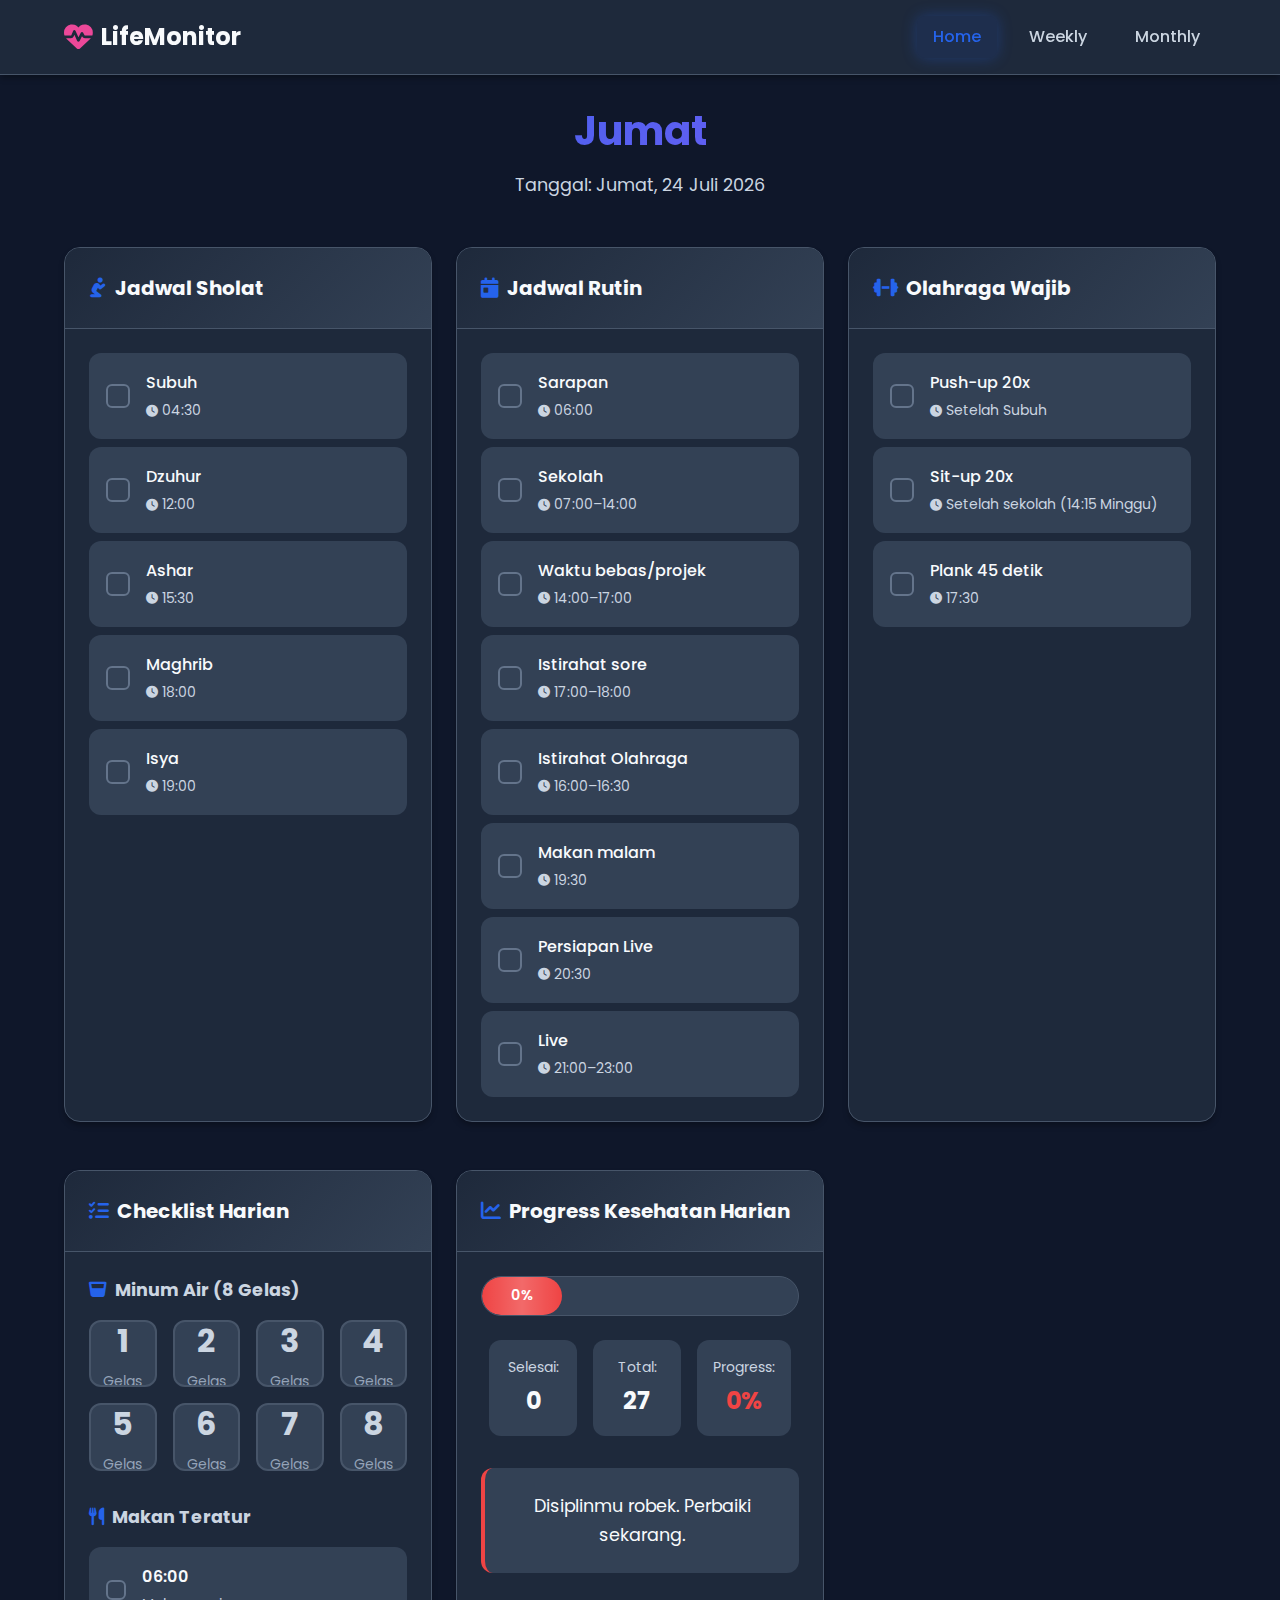
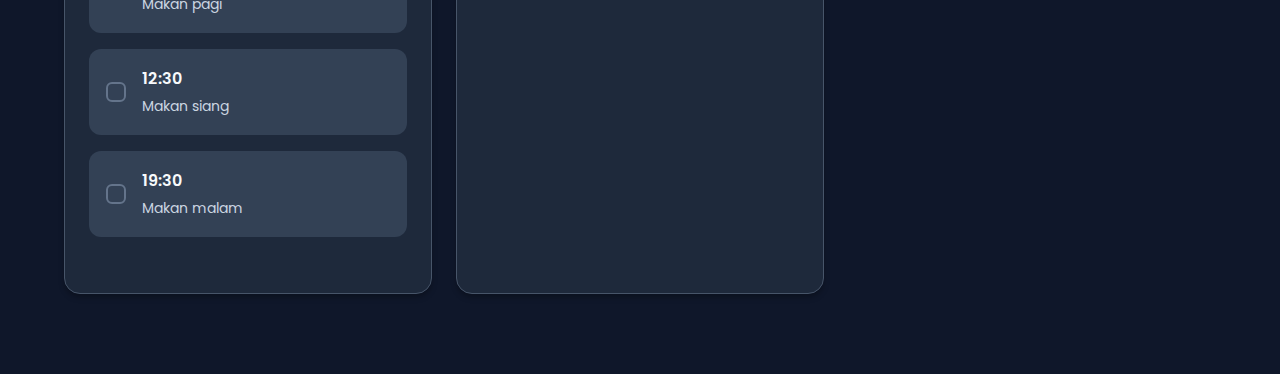
<file: index.html>
<!DOCTYPE html>
<html lang="id">
<head>
    <meta charset="UTF-8">
    <meta name="viewport" content="width=device-width, initial-scale=1.0">
    <title>LifeMonitor - Daily</title>
    <link rel="stylesheet" href="style.css">
    <link href="https://fonts.googleapis.com/css2?family=Poppins:wght@300;400;500;600;700&display=swap" rel="stylesheet">
    <link rel="stylesheet" href="https://cdnjs.cloudflare.com/ajax/libs/font-awesome/6.4.0/css/all.min.css">
</head>
<body>
    <nav class="navbar">
        <div class="nav-container">
            <a href="index.html" class="logo">
                <i class="fas fa-heartbeat"></i>
                <span>LifeMonitor</span>
            </a>
            <button class="menu-toggle" id="menuToggle">
                <i class="fas fa-bars"></i>
            </button>
            <ul class="nav-menu" id="navMenu">
                <li><a href="index.html" class="active">Home</a></li>
                <li><a href="weekly.html">Weekly</a></li>
                <li><a href="monthly.html">Monthly</a></li>
            </ul>
        </div>
    </nav>

    <main class="container">
        <header class="page-header">
            <h1 id="currentDay">Loading...</h1>
            <p class="subtitle" id="currentDate">Tanggal: Loading...</p>
        </header>

        <div class="content-grid">
            <!-- Jadwal Sholat -->
            <div class="card">
                <div class="card-header">
                    <h2><i class="fas fa-pray"></i> Jadwal Sholat</h2>
                </div>
                <div class="card-body">
                    <div class="checklist" id="sholatChecklist">
                        <!-- Generated by JavaScript -->
                    </div>
                </div>
            </div>

            <!-- Jadwal Rutin Harian -->
            <div class="card">
                <div class="card-header">
                    <h2><i class="fas fa-calendar-day"></i> Jadwal Rutin</h2>
                </div>
                <div class="card-body">
                    <div class="checklist" id="routineChecklist">
                        <!-- Generated by JavaScript -->
                    </div>
                </div>
            </div>

            <!-- Olahraga Wajib -->
            <div class="card">
                <div class="card-header">
                    <h2><i class="fas fa-dumbbell"></i> Olahraga Wajib</h2>
                </div>
                <div class="card-body">
                    <div class="checklist" id="workoutChecklist">
                        <!-- Generated by JavaScript -->
                    </div>
                </div>
            </div>

            <!-- Extra Workout Kamis -->
            <div class="card" id="extraWorkoutCard">
                <div class="card-header">
                    <h2><i class="fas fa-fire"></i> Extra Workout Kamis</h2>
                </div>
                <div class="card-body">
                    <div class="checklist" id="extraWorkoutChecklist">
                        <!-- Generated by JavaScript -->
                    </div>
                </div>
            </div>

            <!-- Checklist Air & Makan -->
            <div class="card full-width">
                <div class="card-header">
                    <h2><i class="fas fa-tasks"></i> Checklist Harian</h2>
                </div>
                <div class="card-body">
                    <div class="checklist-section">
                        <h3><i class="fas fa-glass-whiskey"></i> Minum Air (8 Gelas)</h3>
                        <div class="water-grid" id="waterChecklist">
                            <!-- Generated by JavaScript -->
                        </div>
                    </div>
                    
                    <div class="checklist-section">
                        <h3><i class="fas fa-utensils"></i> Makan Teratur</h3>
                        <div class="meal-checklist" id="mealChecklist">
                            <!-- Generated by JavaScript -->
                        </div>
                    </div>
                </div>
            </div>

            <!-- Progress Kesehatan -->
            <div class="card full-width">
                <div class="card-header">
                    <h2><i class="fas fa-chart-line"></i> Progress Kesehatan Harian</h2>
                </div>
                <div class="card-body">
                    <div class="progress-container">
                        <div class="progress-bar-large">
                            <div class="progress-fill-large" id="healthProgressFill">0%</div>
                        </div>
                        <div class="progress-stats">
                            <div class="stat">
                                <span class="stat-label">Selesai:</span>
                                <span class="stat-value" id="completedCount">0</span>
                            </div>
                            <div class="stat">
                                <span class="stat-label">Total:</span>
                                <span class="stat-value" id="totalCount">0</span>
                            </div>
                            <div class="stat">
                                <span class="stat-label">Progress:</span>
                                <span class="stat-value percentage" id="healthPercentage">0%</span>
                            </div>
                        </div>
                    </div>
                    <div class="progress-message" id="healthMessage">
                        Progress akan muncul setelah checklist dicentang
                    </div>
                </div>
            </div>
        </div>
    </main>

    <script src="script.js"></script>
</body>
</html>
</file>
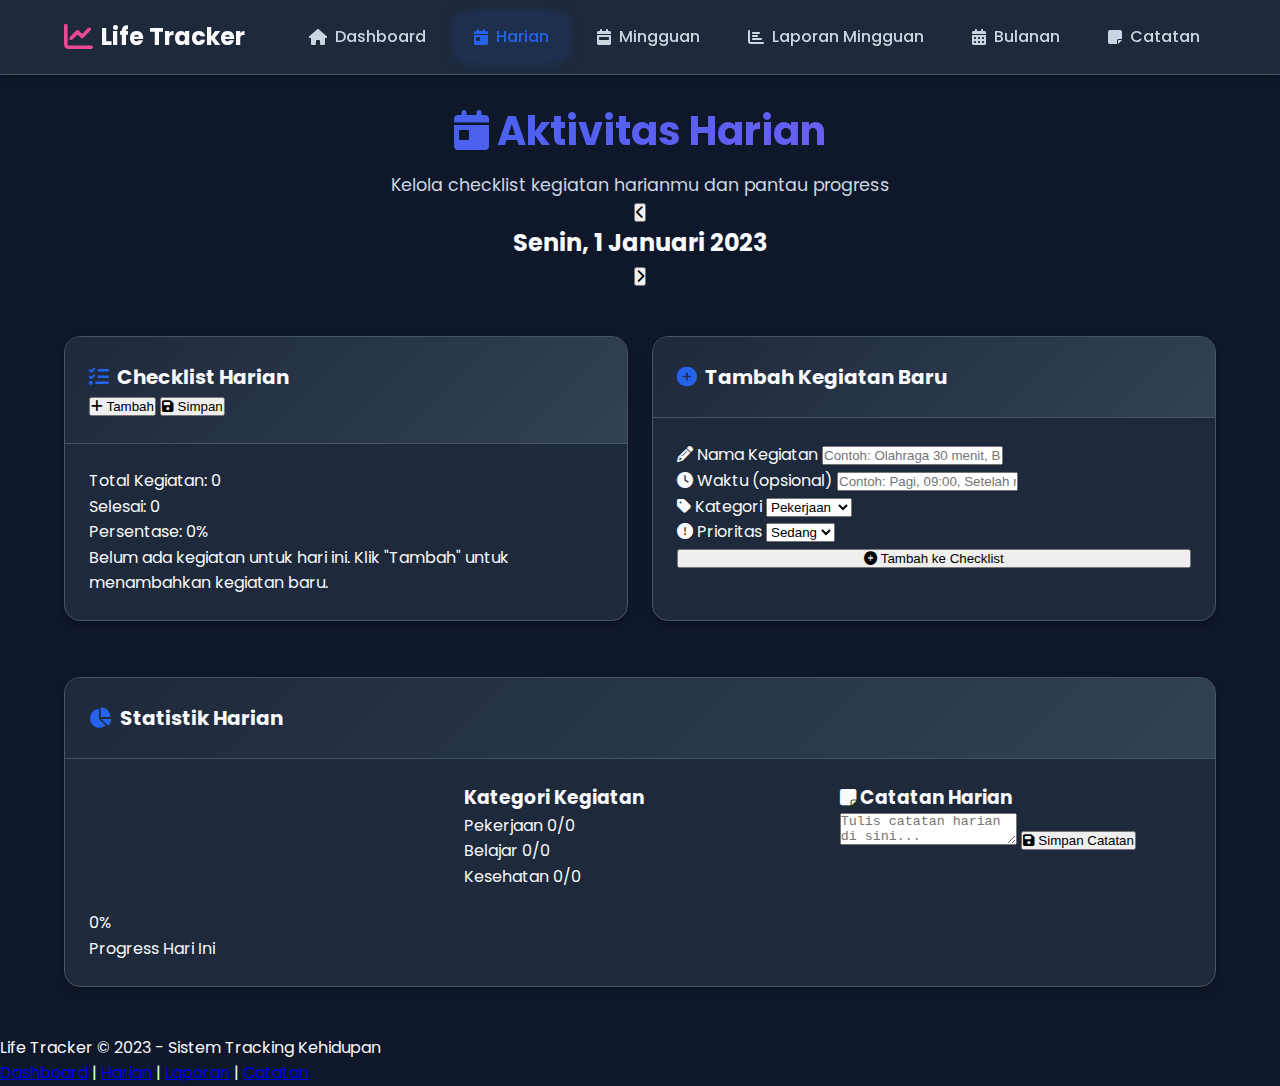
<file: daily.html>
<!DOCTYPE html>
<html lang="id">
<head>
    <meta charset="UTF-8">
    <meta name="viewport" content="width=device-width, initial-scale=1.0">
    <title>Life Tracker - Harian</title>
    <link rel="stylesheet" href="style.css">
    <link href="https://fonts.googleapis.com/css2?family=Poppins:wght@300;400;500;600;700&display=swap" rel="stylesheet">
    <link rel="stylesheet" href="https://cdnjs.cloudflare.com/ajax/libs/font-awesome/6.4.0/css/all.min.css">
</head>
<body>
    <nav class="navbar">
        <div class="nav-container">
            <a href="index.html" class="logo">
                <i class="fas fa-chart-line"></i>
                <span>Life Tracker</span>
            </a>
            <button class="menu-toggle" id="menuToggle">
                <i class="fas fa-bars"></i>
            </button>
            <ul class="nav-menu" id="navMenu">
                <li><a href="index.html"><i class="fas fa-home"></i> Dashboard</a></li>
                <li><a href="daily.html" class="active"><i class="fas fa-calendar-day"></i> Harian</a></li>
                <li><a href="weekly.html"><i class="fas fa-calendar-week"></i> Mingguan</a></li>
                <li><a href="weekly-report.html"><i class="fas fa-chart-bar"></i> Laporan Mingguan</a></li>
                <li><a href="monthly.html"><i class="fas fa-calendar-alt"></i> Bulanan</a></li>
                <li><a href="notes.html"><i class="fas fa-sticky-note"></i> Catatan</a></li>
            </ul>
        </div>
    </nav>

    <main class="container">
        <header class="page-header">
            <h1><i class="fas fa-calendar-day"></i> Aktivitas Harian</h1>
            <p class="subtitle">Kelola checklist kegiatan harianmu dan pantau progress</p>
            <div class="date-selector">
                <button class="btn-icon" id="prevDate"><i class="fas fa-chevron-left"></i></button>
                <h2 id="currentDate">Senin, 1 Januari 2023</h2>
                <button class="btn-icon" id="nextDate"><i class="fas fa-chevron-right"></i></button>
            </div>
        </header>

        <div class="content-grid">
            <div class="card">
                <div class="card-header">
                    <h2><i class="fas fa-tasks"></i> Checklist Harian</h2>
                    <div class="header-actions">
                        <button class="btn-secondary" id="addActivity"><i class="fas fa-plus"></i> Tambah</button>
                        <button class="btn-primary" id="saveDaily"><i class="fas fa-save"></i> Simpan</button>
                    </div>
                </div>
                <div class="card-body">
                    <div class="daily-summary">
                        <div class="summary-item">
                            <span class="summary-label">Total Kegiatan:</span>
                            <span class="summary-value" id="totalActivities">0</span>
                        </div>
                        <div class="summary-item">
                            <span class="summary-label">Selesai:</span>
                            <span class="summary-value" id="completedActivities">0</span>
                        </div>
                        <div class="summary-item">
                            <span class="summary-label">Persentase:</span>
                            <span class="summary-value percentage" id="dailyPercentage">0%</span>
                        </div>
                    </div>

                    <div class="daily-checklist" id="dailyChecklist">
                        <!-- Activities will be generated here -->
                        <p class="empty-state">Belum ada kegiatan untuk hari ini. Klik "Tambah" untuk menambahkan kegiatan baru.</p>
                    </div>
                </div>
            </div>

            <div class="card">
                <div class="card-header">
                    <h2><i class="fas fa-plus-circle"></i> Tambah Kegiatan Baru</h2>
                </div>
                <div class="card-body">
                    <div class="form-group">
                        <label for="activityName"><i class="fas fa-pencil-alt"></i> Nama Kegiatan</label>
                        <input type="text" id="activityName" placeholder="Contoh: Olahraga 30 menit, Belajar JavaScript">
                    </div>
                    <div class="form-group">
                        <label for="activityTime"><i class="fas fa-clock"></i> Waktu (opsional)</label>
                        <input type="text" id="activityTime" placeholder="Contoh: Pagi, 09:00, Setelah makan siang">
                    </div>
                    <div class="form-group">
                        <label for="activityCategory"><i class="fas fa-tag"></i> Kategori</label>
                        <select id="activityCategory">
                            <option value="work">Pekerjaan</option>
                            <option value="study">Belajar</option>
                            <option value="health">Kesehatan</option>
                            <option value="personal">Personal</option>
                            <option value="other">Lainnya</option>
                        </select>
                    </div>
                    <div class="form-group">
                        <label for="activityPriority"><i class="fas fa-exclamation-circle"></i> Prioritas</label>
                        <select id="activityPriority">
                            <option value="low">Rendah</option>
                            <option value="medium" selected>Sedang</option>
                            <option value="high">Tinggi</option>
                        </select>
                    </div>
                    <button class="btn-primary full-width" id="addNewActivity"><i class="fas fa-plus-circle"></i> Tambah ke Checklist</button>
                </div>
            </div>
        </div>

        <div class="card">
            <div class="card-header">
                <h2><i class="fas fa-chart-pie"></i> Statistik Harian</h2>
            </div>
            <div class="card-body">
                <div class="stats-container">
                    <div class="stat-circle">
                        <div class="circle-progress" id="todayCircleProgress">
                            <svg width="120" height="120" viewBox="0 0 120 120">
                                <circle class="circle-bg" cx="60" cy="60" r="54" fill="none" stroke-width="8"></circle>
                                <circle class="circle-progress-bar" cx="60" cy="60" r="54" fill="none" stroke-width="8" stroke-linecap="round" transform="rotate(-90 60 60)"></circle>
                            </svg>
                            <div class="circle-text">
                                <span id="circlePercentage">0%</span>
                            </div>
                        </div>
                        <div class="circle-label">Progress Hari Ini</div>
                    </div>

                    <div class="category-stats">
                        <h3>Kategori Kegiatan</h3>
                        <div class="category-list" id="categoryStats">
                            <div class="category-item">
                                <span class="category-name">Pekerjaan</span>
                                <span class="category-count">0/0</span>
                            </div>
                            <div class="category-item">
                                <span class="category-name">Belajar</span>
                                <span class="category-count">0/0</span>
                            </div>
                            <div class="category-item">
                                <span class="category-name">Kesehatan</span>
                                <span class="category-count">0/0</span>
                            </div>
                        </div>
                    </div>

                    <div class="daily-notes">
                        <h3><i class="fas fa-sticky-note"></i> Catatan Harian</h3>
                        <textarea id="dailyNotes" placeholder="Tulis catatan harian di sini..."></textarea>
                        <button class="btn-secondary" id="saveDailyNotes"><i class="fas fa-save"></i> Simpan Catatan</button>
                    </div>
                </div>
            </div>
        </div>
    </main>

    <footer class="footer">
        <p>Life Tracker &copy; 2023 - Sistem Tracking Kehidupan</p>
        <p class="footer-links">
            <a href="index.html">Dashboard</a> | 
            <a href="daily.html">Harian</a> | 
            <a href="weekly-report.html">Laporan</a> | 
            <a href="notes.html">Catatan</a>
        </p>
    </footer>

    <script src="script.js"></script>
</body>
</html>
</file>
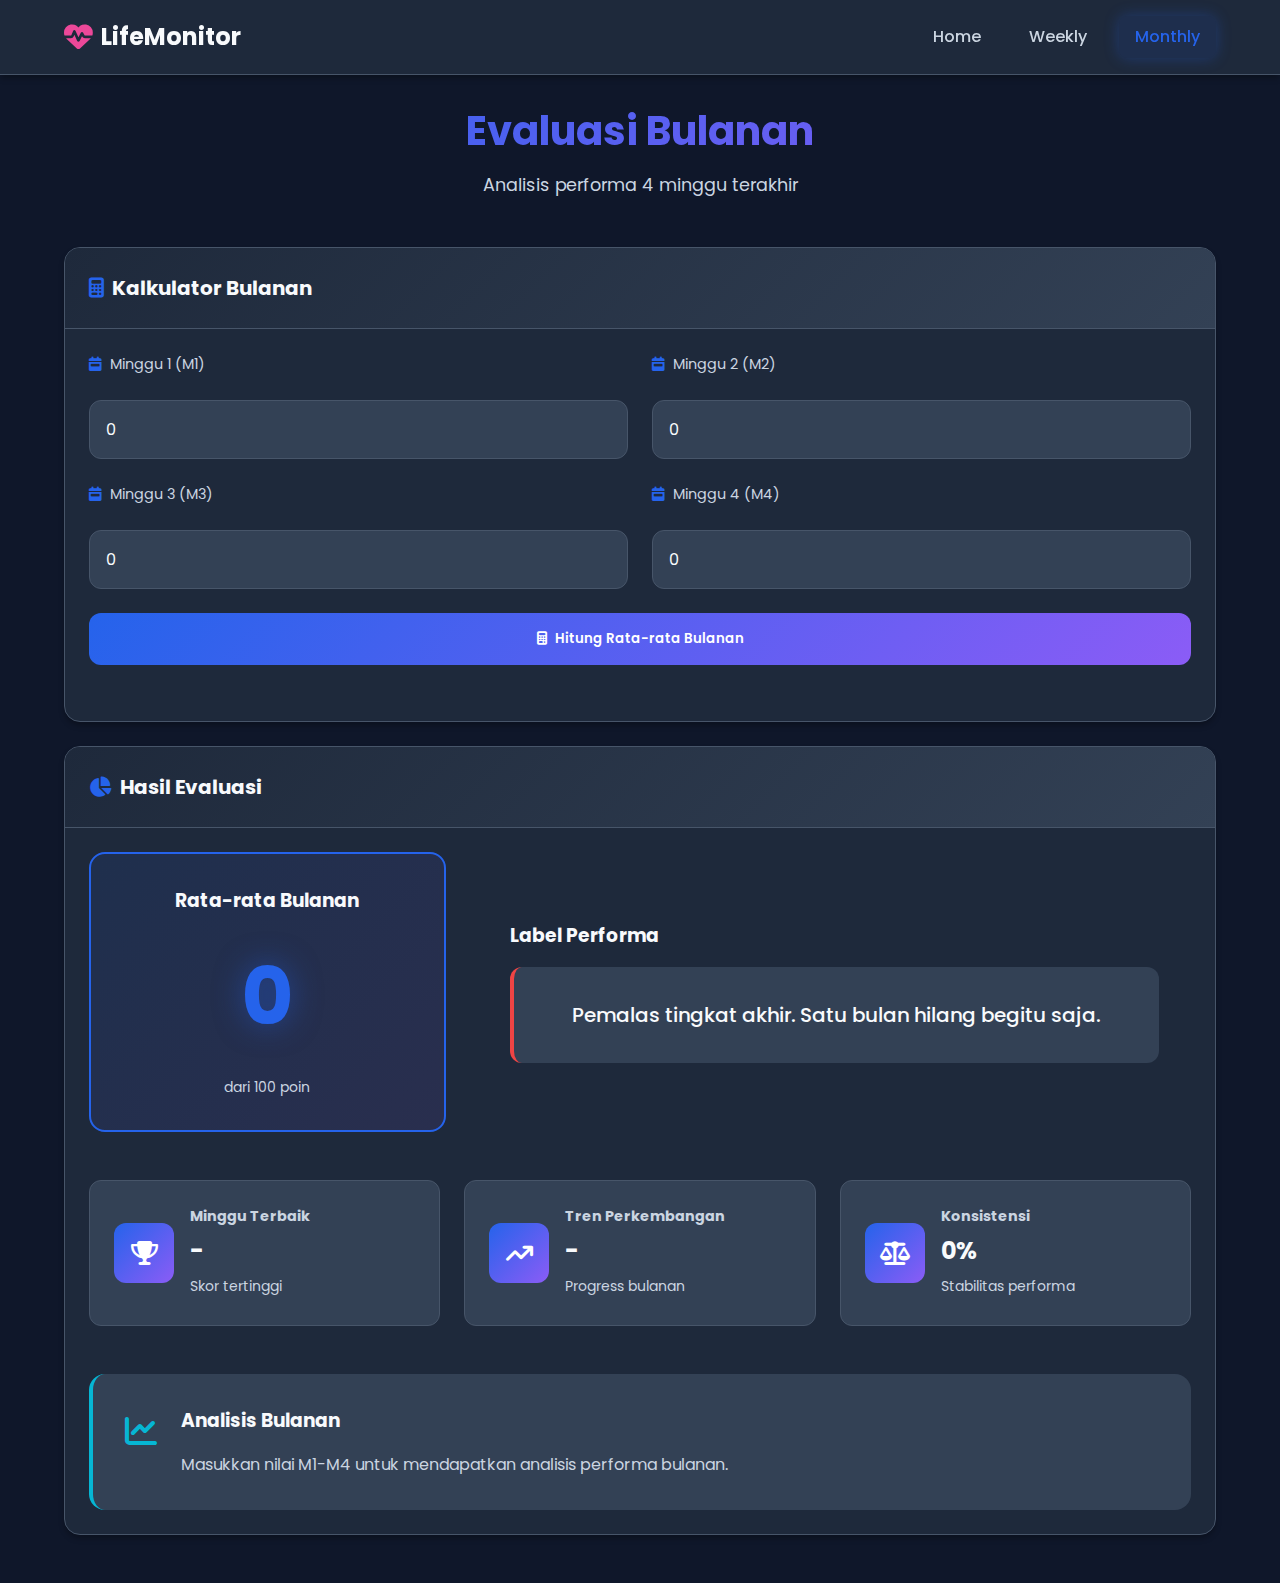
<file: monthly.html>
<!DOCTYPE html>
<html lang="id">
<head>
    <meta charset="UTF-8">
    <meta name="viewport" content="width=device-width, initial-scale=1.0">
    <title>LifeMonitor - Monthly</title>
    <link rel="stylesheet" href="style.css">
    <link href="https://fonts.googleapis.com/css2?family=Poppins:wght@300;400;500;600;700&display=swap" rel="stylesheet">
    <link rel="stylesheet" href="https://cdnjs.cloudflare.com/ajax/libs/font-awesome/6.4.0/css/all.min.css">
</head>
<body>
    <nav class="navbar">
        <div class="nav-container">
            <a href="index.html" class="logo">
                <i class="fas fa-heartbeat"></i>
                <span>LifeMonitor</span>
            </a>
            <button class="menu-toggle" id="menuToggle">
                <i class="fas fa-bars"></i>
            </button>
            <ul class="nav-menu" id="navMenu">
                <li><a href="index.html">Home</a></li>
                <li><a href="weekly.html">Weekly</a></li>
                <li><a href="monthly.html" class="active">Monthly</a></li>
            </ul>
        </div>
    </nav>

    <main class="container">
        <header class="page-header">
            <h1>Evaluasi Bulanan</h1>
            <p class="subtitle">Analisis performa 4 minggu terakhir</p>
        </header>

        <!-- Input Nilai Bulanan -->
        <div class="card">
            <div class="card-header">
                <h2><i class="fas fa-calculator"></i> Kalkulator Bulanan</h2>
            </div>
            <div class="card-body">
                <div class="monthly-inputs">
                    <div class="input-row">
                        <div class="input-group">
                            <label for="m1"><i class="fas fa-calendar-week"></i> Minggu 1 (M1)</label>
                            <input type="number" id="m1" min="0" max="100" value="0">
                        </div>
                        <div class="input-group">
                            <label for="m2"><i class="fas fa-calendar-week"></i> Minggu 2 (M2)</label>
                            <input type="number" id="m2" min="0" max="100" value="0">
                        </div>
                    </div>
                    <div class="input-row">
                        <div class="input-group">
                            <label for="m3"><i class="fas fa-calendar-week"></i> Minggu 3 (M3)</label>
                            <input type="number" id="m3" min="0" max="100" value="0">
                        </div>
                        <div class="input-group">
                            <label for="m4"><i class="fas fa-calendar-week"></i> Minggu 4 (M4)</label>
                            <input type="number" id="m4" min="0" max="100" value="0">
                        </div>
                    </div>
                    <button class="btn-calculate full-width" id="calculateMonthly">
                        <i class="fas fa-calculator"></i> Hitung Rata-rata Bulanan
                    </button>
                </div>
            </div>
        </div>

        <!-- Hasil Bulanan -->
        <div class="card full-width">
            <div class="card-header">
                <h2><i class="fas fa-chart-pie"></i> Hasil Evaluasi</h2>
            </div>
            <div class="card-body">
                <div class="monthly-results">
                    <div class="result-main">
                        <div class="average-container">
                            <h3>Rata-rata Bulanan</h3>
                            <div class="average-score" id="monthlyAverage">0</div>
                            <div class="average-label">dari 100 poin</div>
                        </div>
                        <div class="result-container">
                            <h3>Label Performa</h3>
                            <div class="result-label big" id="monthlyLabel">
                                <span class="label-text">Pemalas tingkat akhir. Satu bulan hilang begitu saja.</span>
                            </div>
                        </div>
                    </div>
                    
                    <div class="stats-container">
                        <div class="stat-card">
                            <div class="stat-icon">
                                <i class="fas fa-trophy"></i>
                            </div>
                            <div class="stat-content">
                                <h3>Minggu Terbaik</h3>
                                <div class="stat-value" id="bestWeek">-</div>
                                <div class="stat-label">Skor tertinggi</div>
                            </div>
                        </div>
                        
                        <div class="stat-card">
                            <div class="stat-icon">
                                <i class="fas fa-arrow-trend-up"></i>
                            </div>
                            <div class="stat-content">
                                <h3>Tren Perkembangan</h3>
                                <div class="stat-value" id="monthlyTrend">-</div>
                                <div class="stat-label">Progress bulanan</div>
                            </div>
                        </div>
                        
                        <div class="stat-card">
                            <div class="stat-icon">
                                <i class="fas fa-balance-scale"></i>
                            </div>
                            <div class="stat-content">
                                <h3>Konsistensi</h3>
                                <div class="stat-value" id="consistency">0%</div>
                                <div class="stat-label">Stabilitas performa</div>
                            </div>
                        </div>
                    </div>
                    
                    <div class="analysis-section">
                        <div class="analysis-icon">
                            <i class="fas fa-chart-line"></i>
                        </div>
                        <div class="analysis-content">
                            <h3>Analisis Bulanan</h3>
                            <p id="monthlyAnalysis">Masukkan nilai M1-M4 untuk mendapatkan analisis performa bulanan.</p>
                        </div>
                    </div>
                </div>
            </div>
        </div>
    </main>

    <script src="script.js"></script>
</body>
</html>
</file>
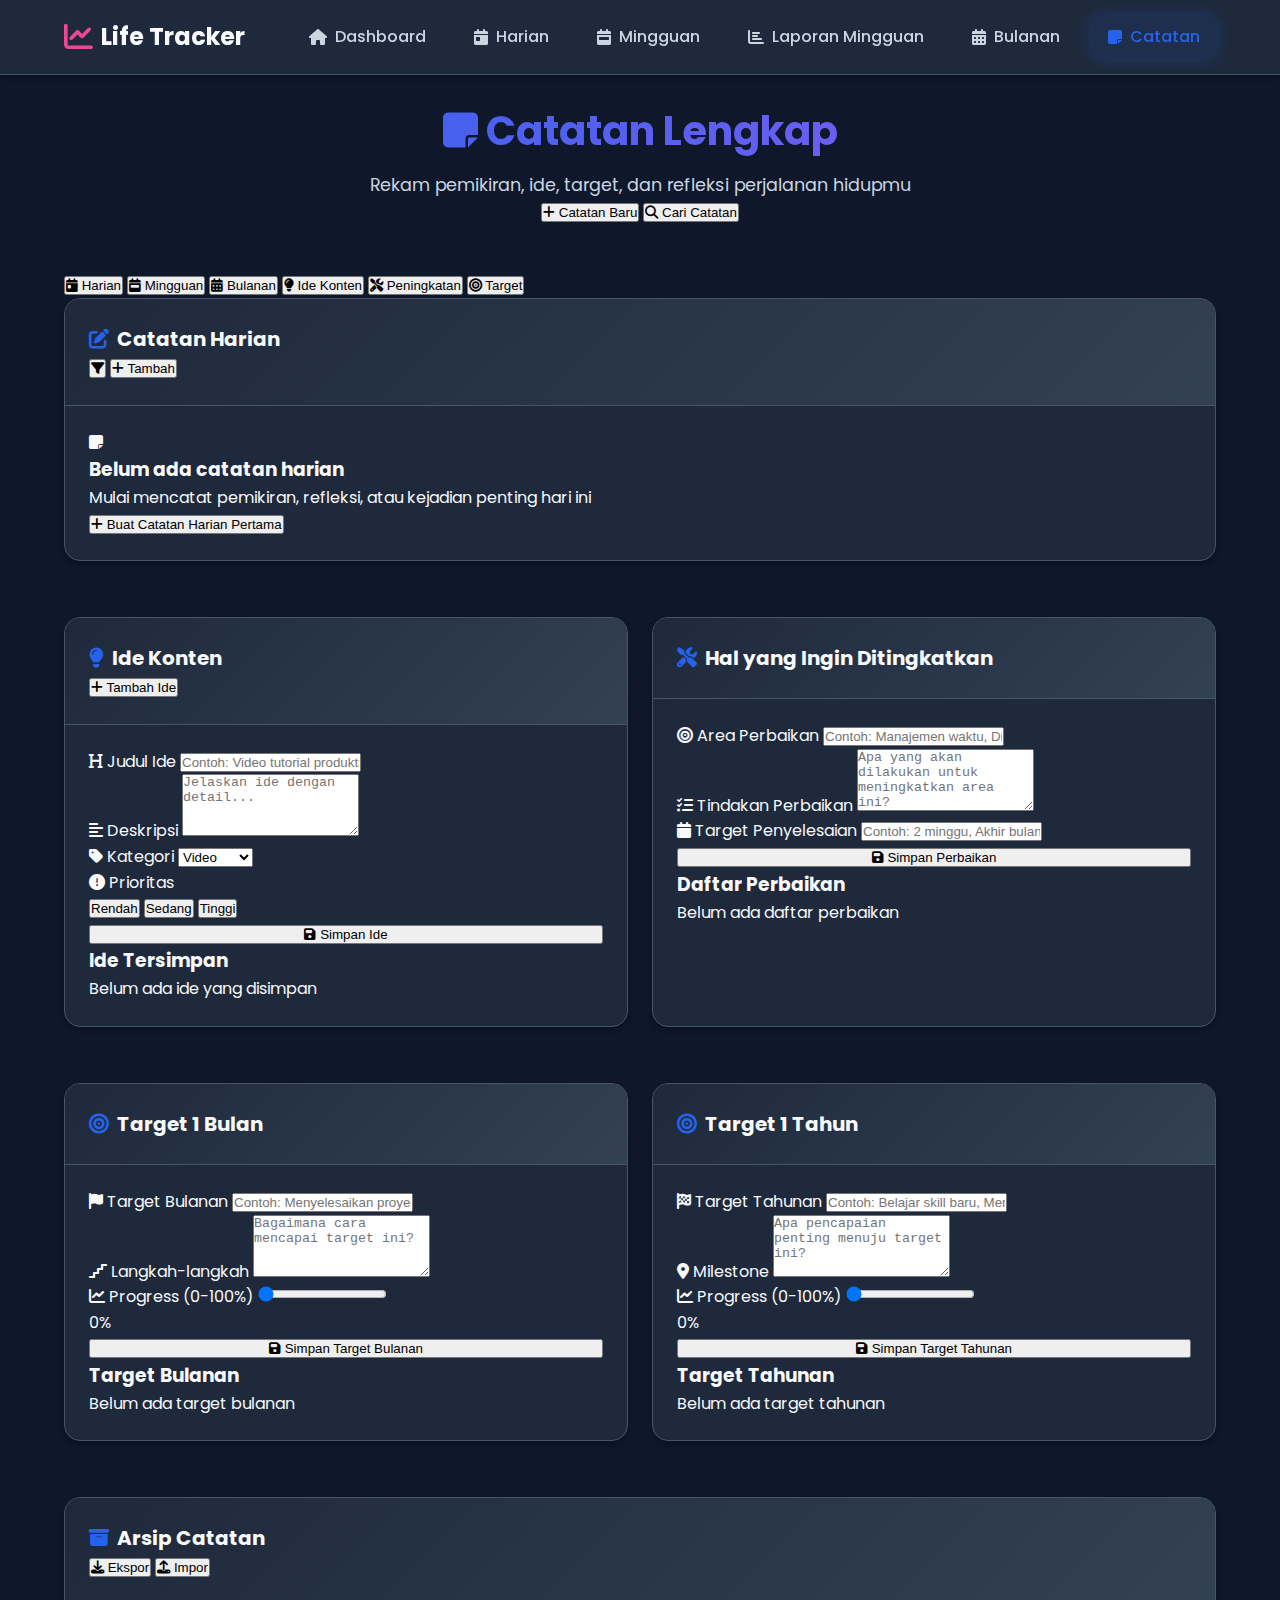
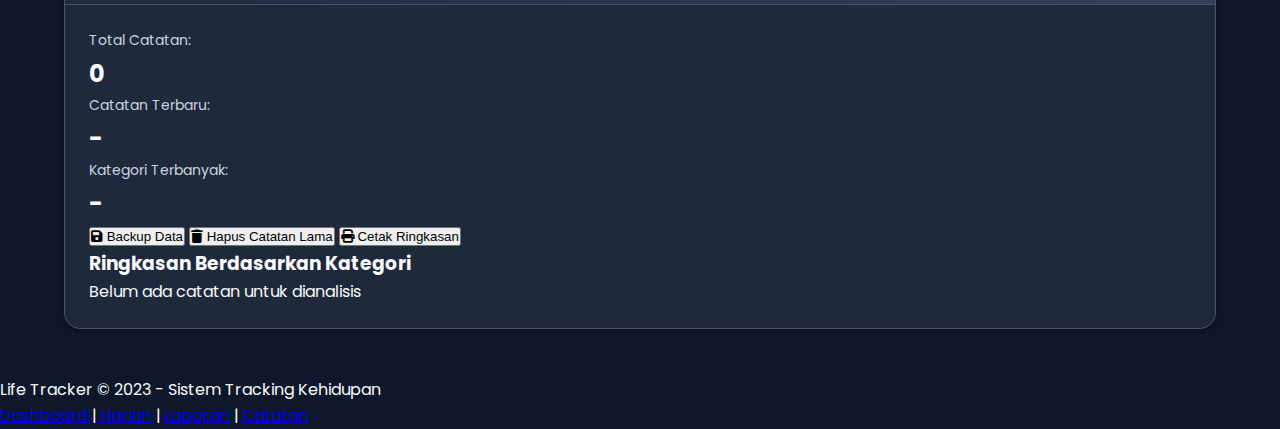
<file: notes.html>
<!DOCTYPE html>
<html lang="id">
<head>
    <meta charset="UTF-8">
    <meta name="viewport" content="width=device-width, initial-scale=1.0">
    <title>Life Tracker - Catatan</title>
    <link rel="stylesheet" href="style.css">
    <link href="https://fonts.googleapis.com/css2?family=Poppins:wght@300;400;500;600;700&display=swap" rel="stylesheet">
    <link rel="stylesheet" href="https://cdnjs.cloudflare.com/ajax/libs/font-awesome/6.4.0/css/all.min.css">
</head>
<body>
    <nav class="navbar">
        <div class="nav-container">
            <a href="index.html" class="logo">
                <i class="fas fa-chart-line"></i>
                <span>Life Tracker</span>
            </a>
            <button class="menu-toggle" id="menuToggle">
                <i class="fas fa-bars"></i>
            </button>
            <ul class="nav-menu" id="navMenu">
                <li><a href="index.html"><i class="fas fa-home"></i> Dashboard</a></li>
                <li><a href="daily.html"><i class="fas fa-calendar-day"></i> Harian</a></li>
                <li><a href="weekly.html"><i class="fas fa-calendar-week"></i> Mingguan</a></li>
                <li><a href="weekly-report.html"><i class="fas fa-chart-bar"></i> Laporan Mingguan</a></li>
                <li><a href="monthly.html"><i class="fas fa-calendar-alt"></i> Bulanan</a></li>
                <li><a href="notes.html" class="active"><i class="fas fa-sticky-note"></i> Catatan</a></li>
            </ul>
        </div>
    </nav>

    <main class="container">
        <header class="page-header">
            <h1><i class="fas fa-sticky-note"></i> Catatan Lengkap</h1>
            <p class="subtitle">Rekam pemikiran, ide, target, dan refleksi perjalanan hidupmu</p>
            <div class="notes-actions">
                <button class="btn-primary" id="newNote"><i class="fas fa-plus"></i> Catatan Baru</button>
                <button class="btn-secondary" id="searchNotes"><i class="fas fa-search"></i> Cari Catatan</button>
            </div>
        </header>

        <div class="notes-categories">
            <div class="category-tabs">
                <button class="tab-btn active" data-category="daily"><i class="fas fa-calendar-day"></i> Harian</button>
                <button class="tab-btn" data-category="weekly"><i class="fas fa-calendar-week"></i> Mingguan</button>
                <button class="tab-btn" data-category="monthly"><i class="fas fa-calendar-alt"></i> Bulanan</button>
                <button class="tab-btn" data-category="ideas"><i class="fas fa-lightbulb"></i> Ide Konten</button>
                <button class="tab-btn" data-category="improvements"><i class="fas fa-tools"></i> Peningkatan</button>
                <button class="tab-btn" data-category="targets"><i class="fas fa-bullseye"></i> Target</button>
            </div>
        </div>

        <div class="content-grid">
            <div class="card full-width">
                <div class="card-header">
                    <h2><i class="fas fa-edit"></i> Catatan Harian</h2>
                    <div class="header-actions">
                        <button class="btn-icon" id="filterDailyNotes"><i class="fas fa-filter"></i></button>
                        <button class="btn-secondary" id="addDailyNote"><i class="fas fa-plus"></i> Tambah</button>
                    </div>
                </div>
                <div class="card-body">
                    <div class="notes-list" id="dailyNotesList">
                        <!-- Daily notes will be generated here -->
                        <div class="empty-state">
                            <i class="fas fa-sticky-note"></i>
                            <h3>Belum ada catatan harian</h3>
                            <p>Mulai mencatat pemikiran, refleksi, atau kejadian penting hari ini</p>
                            <button class="btn-primary" id="addFirstDailyNote"><i class="fas fa-plus"></i> Buat Catatan Harian Pertama</button>
                        </div>
                    </div>
                </div>
            </div>
        </div>

        <div class="content-grid">
            <div class="card">
                <div class="card-header">
                    <h2><i class="fas fa-lightbulb"></i> Ide Konten</h2>
                    <button class="btn-secondary" id="addIdea"><i class="fas fa-plus"></i> Tambah Ide</button>
                </div>
                <div class="card-body">
                    <div class="ideas-container">
                        <div class="form-group">
                            <label for="ideaTitle"><i class="fas fa-heading"></i> Judul Ide</label>
                            <input type="text" id="ideaTitle" placeholder="Contoh: Video tutorial produktivitas">
                        </div>
                        <div class="form-group">
                            <label for="ideaDescription"><i class="fas fa-align-left"></i> Deskripsi</label>
                            <textarea id="ideaDescription" rows="4" placeholder="Jelaskan ide dengan detail..."></textarea>
                        </div>
                        <div class="form-group">
                            <label for="ideaCategory"><i class="fas fa-tag"></i> Kategori</label>
                            <select id="ideaCategory">
                                <option value="video">Video</option>
                                <option value="article">Artikel</option>
                                <option value="project">Proyek</option>
                                <option value="personal">Personal</option>
                                <option value="other">Lainnya</option>
                            </select>
                        </div>
                        <div class="form-group">
                            <label for="ideaPriority"><i class="fas fa-exclamation-circle"></i> Prioritas</label>
                            <div class="priority-selector">
                                <button class="priority-btn low" data-priority="low">Rendah</button>
                                <button class="priority-btn medium active" data-priority="medium">Sedang</button>
                                <button class="priority-btn high" data-priority="high">Tinggi</button>
                            </div>
                        </div>
                        <button class="btn-primary full-width" id="saveIdea"><i class="fas fa-save"></i> Simpan Ide</button>
                    </div>
                    
                    <div class="ideas-list" id="ideasList">
                        <h3>Ide Tersimpan</h3>
                        <div class="idea-items">
                            <!-- Ideas will be generated here -->
                            <p class="empty-state-small">Belum ada ide yang disimpan</p>
                        </div>
                    </div>
                </div>
            </div>

            <div class="card">
                <div class="card-header">
                    <h2><i class="fas fa-tools"></i> Hal yang Ingin Ditingkatkan</h2>
                </div>
                <div class="card-body">
                    <div class="improvements-container">
                        <div class="improvement-form">
                            <div class="form-group">
                                <label for="improvementArea"><i class="fas fa-bullseye"></i> Area Perbaikan</label>
                                <input type="text" id="improvementArea" placeholder="Contoh: Manajemen waktu, Disiplin bangun pagi">
                            </div>
                            <div class="form-group">
                                <label for="improvementActions"><i class="fas fa-tasks"></i> Tindakan Perbaikan</label>
                                <textarea id="improvementActions" rows="4" placeholder="Apa yang akan dilakukan untuk meningkatkan area ini?"></textarea>
                            </div>
                            <div class="form-group">
                                <label for="improvementDeadline"><i class="fas fa-calendar"></i> Target Penyelesaian</label>
                                <input type="text" id="improvementDeadline" placeholder="Contoh: 2 minggu, Akhir bulan">
                            </div>
                            <button class="btn-primary full-width" id="saveImprovement"><i class="fas fa-save"></i> Simpan Perbaikan</button>
                        </div>
                        
                        <div class="improvements-list" id="improvementsList">
                            <h3>Daftar Perbaikan</h3>
                            <div class="improvement-items">
                                <!-- Improvements will be generated here -->
                                <p class="empty-state-small">Belum ada daftar perbaikan</p>
                            </div>
                        </div>
                    </div>
                </div>
            </div>
        </div>

        <div class="content-grid">
            <div class="card">
                <div class="card-header">
                    <h2><i class="fas fa-bullseye"></i> Target 1 Bulan</h2>
                </div>
                <div class="card-body">
                    <div class="targets-container">
                        <div class="target-form">
                            <div class="form-group">
                                <label for="monthTarget"><i class="fas fa-flag"></i> Target Bulanan</label>
                                <input type="text" id="monthTarget" placeholder="Contoh: Menyelesaikan proyek, Membaca 2 buku">
                            </div>
                            <div class="form-group">
                                <label for="monthSteps"><i class="fas fa-stairs"></i> Langkah-langkah</label>
                                <textarea id="monthSteps" rows="4" placeholder="Bagaimana cara mencapai target ini?"></textarea>
                            </div>
                            <div class="form-group">
                                <label for="monthProgress"><i class="fas fa-chart-line"></i> Progress (0-100%)</label>
                                <input type="range" id="monthProgress" min="0" max="100" value="0">
                                <div class="range-value">
                                    <span id="monthProgressValue">0</span>%
                                </div>
                            </div>
                            <button class="btn-primary full-width" id="saveMonthTarget"><i class="fas fa-save"></i> Simpan Target Bulanan</button>
                        </div>
                        
                        <div class="targets-list" id="monthTargetsList">
                            <h3>Target Bulanan</h3>
                            <div class="target-items">
                                <!-- Monthly targets will be generated here -->
                                <p class="empty-state-small">Belum ada target bulanan</p>
                            </div>
                        </div>
                    </div>
                </div>
            </div>

            <div class="card">
                <div class="card-header">
                    <h2><i class="fas fa-bullseye"></i> Target 1 Tahun</h2>
                </div>
                <div class="card-body">
                    <div class="targets-container">
                        <div class="target-form">
                            <div class="form-group">
                                <label for="yearTarget"><i class="fas fa-flag-checkered"></i> Target Tahunan</label>
                                <input type="text" id="yearTarget" placeholder="Contoh: Belajar skill baru, Mencapai posisi pekerjaan tertentu">
                            </div>
                            <div class="form-group">
                                <label for="yearMilestones"><i class="fas fa-map-marker-alt"></i> Milestone</label>
                                <textarea id="yearMilestones" rows="4" placeholder="Apa pencapaian penting menuju target ini?"></textarea>
                            </div>
                            <div class="form-group">
                                <label for="yearProgress"><i class="fas fa-chart-line"></i> Progress (0-100%)</label>
                                <input type="range" id="yearProgress" min="0" max="100" value="0">
                                <div class="range-value">
                                    <span id="yearProgressValue">0</span>%
                                </div>
                            </div>
                            <button class="btn-primary full-width" id="saveYearTarget"><i class="fas fa-save"></i> Simpan Target Tahunan</button>
                        </div>
                        
                        <div class="targets-list" id="yearTargetsList">
                            <h3>Target Tahunan</h3>
                            <div class="target-items">
                                <!-- Yearly targets will be generated here -->
                                <p class="empty-state-small">Belum ada target tahunan</p>
                            </div>
                        </div>
                    </div>
                </div>
            </div>
        </div>

        <div class="card">
            <div class="card-header">
                <h2><i class="fas fa-archive"></i> Arsip Catatan</h2>
                <div class="header-actions">
                    <button class="btn-secondary" id="exportNotes"><i class="fas fa-download"></i> Ekspor</button>
                    <button class="btn-secondary" id="importNotes"><i class="fas fa-upload"></i> Impor</button>
                </div>
            </div>
            <div class="card-body">
                <div class="archive-container">
                    <div class="archive-stats">
                        <div class="stat-item">
                            <span class="stat-label">Total Catatan:</span>
                            <span class="stat-value" id="totalNotesCount">0</span>
                        </div>
                        <div class="stat-item">
                            <span class="stat-label">Catatan Terbaru:</span>
                            <span class="stat-value" id="latestNoteDate">-</span>
                        </div>
                        <div class="stat-item">
                            <span class="stat-label">Kategori Terbanyak:</span>
                            <span class="stat-value" id="topNoteCategory">-</span>
                        </div>
                    </div>
                    
                    <div class="archive-actions">
                        <button class="btn-secondary" id="backupNotes"><i class="fas fa-save"></i> Backup Data</button>
                        <button class="btn-secondary" id="clearOldNotes"><i class="fas fa-trash"></i> Hapus Catatan Lama</button>
                        <button class="btn-primary" id="printNotes"><i class="fas fa-print"></i> Cetak Ringkasan</button>
                    </div>
                    
                    <div class="note-categories-summary">
                        <h3>Ringkasan Berdasarkan Kategori</h3>
                        <div class="categories-summary" id="categoriesSummary">
                            <!-- Categories summary will be generated here -->
                            <p class="empty-state-small">Belum ada catatan untuk dianalisis</p>
                        </div>
                    </div>
                </div>
            </div>
        </div>
    </main>

    <footer class="footer">
        <p>Life Tracker &copy; 2023 - Sistem Tracking Kehidupan</p>
        <p class="footer-links">
            <a href="index.html">Dashboard</a> | 
            <a href="daily.html">Harian</a> | 
            <a href="weekly-report.html">Laporan</a> | 
            <a href="notes.html">Catatan</a>
        </p>
    </footer>

    <script src="script.js"></script>
</body>
</html>
</file>
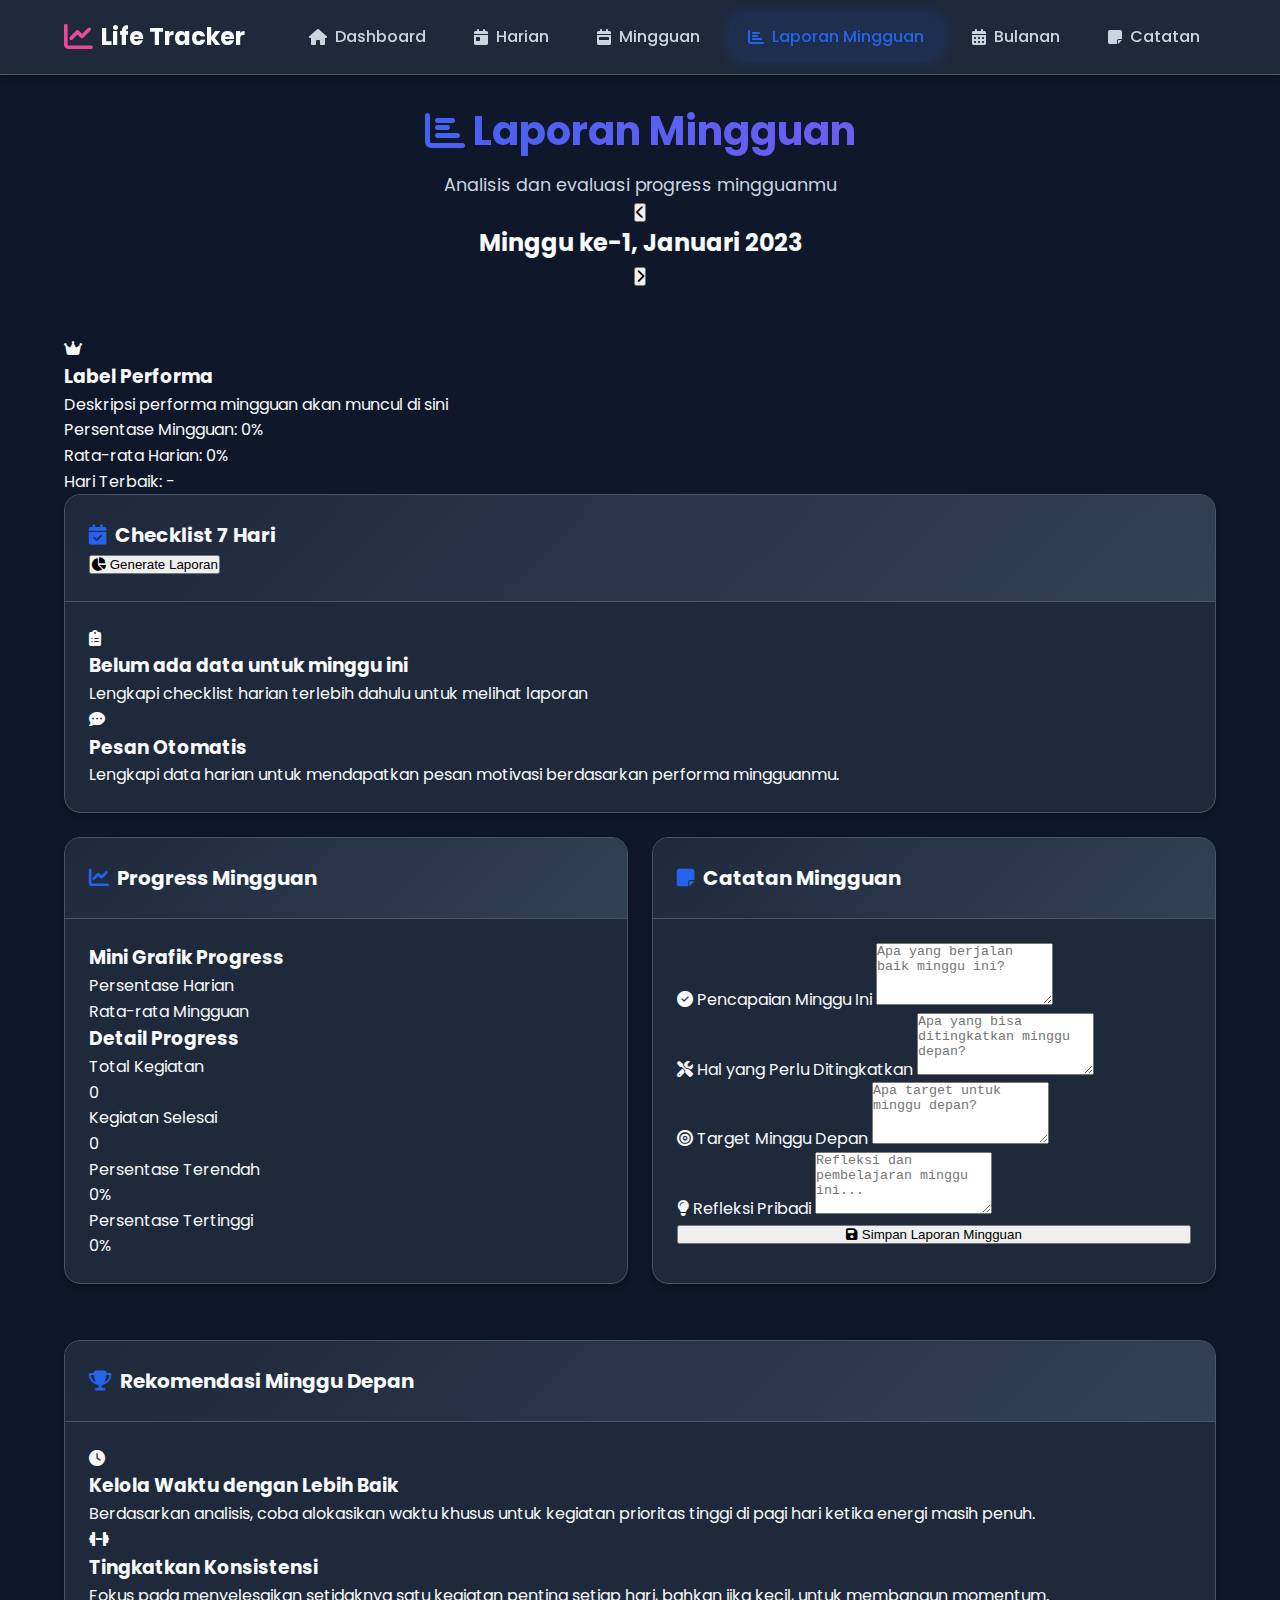
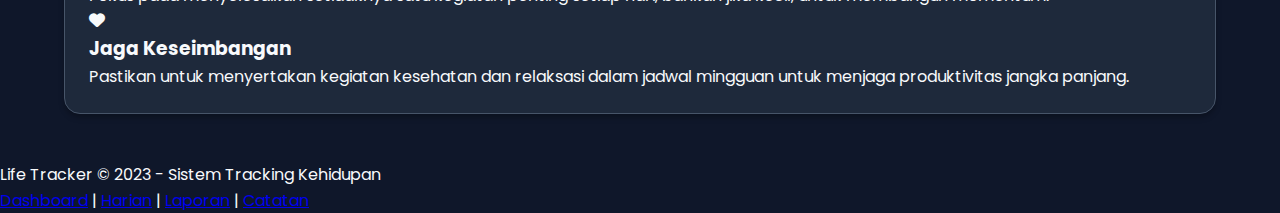
<file: weekly-report.html>
<!DOCTYPE html>
<html lang="id">
<head>
    <meta charset="UTF-8">
    <meta name="viewport" content="width=device-width, initial-scale=1.0">
    <title>Life Tracker - Laporan Mingguan</title>
    <link rel="stylesheet" href="style.css">
    <link href="https://fonts.googleapis.com/css2?family=Poppins:wght@300;400;500;600;700&display=swap" rel="stylesheet">
    <link rel="stylesheet" href="https://cdnjs.cloudflare.com/ajax/libs/font-awesome/6.4.0/css/all.min.css">
</head>
<body>
    <nav class="navbar">
        <div class="nav-container">
            <a href="index.html" class="logo">
                <i class="fas fa-chart-line"></i>
                <span>Life Tracker</span>
            </a>
            <button class="menu-toggle" id="menuToggle">
                <i class="fas fa-bars"></i>
            </button>
            <ul class="nav-menu" id="navMenu">
                <li><a href="index.html"><i class="fas fa-home"></i> Dashboard</a></li>
                <li><a href="daily.html"><i class="fas fa-calendar-day"></i> Harian</a></li>
                <li><a href="weekly.html"><i class="fas fa-calendar-week"></i> Mingguan</a></li>
                <li><a href="weekly-report.html" class="active"><i class="fas fa-chart-bar"></i> Laporan Mingguan</a></li>
                <li><a href="monthly.html"><i class="fas fa-calendar-alt"></i> Bulanan</a></li>
                <li><a href="notes.html"><i class="fas fa-sticky-note"></i> Catatan</a></li>
            </ul>
        </div>
    </nav>

    <main class="container">
        <header class="page-header">
            <h1><i class="fas fa-chart-bar"></i> Laporan Mingguan</h1>
            <p class="subtitle">Analisis dan evaluasi progress mingguanmu</p>
            <div class="week-selector">
                <button class="btn-icon" id="prevReportWeek"><i class="fas fa-chevron-left"></i></button>
                <h2 id="reportWeekTitle">Minggu ke-1, Januari 2023</h2>
                <button class="btn-icon" id="nextReportWeek"><i class="fas fa-chevron-right"></i></button>
            </div>
        </header>

        <div class="report-header">
            <div class="performance-label" id="weeklyPerformanceLabel">
                <div class="label-icon">
                    <i class="fas fa-crown"></i>
                </div>
                <div class="label-content">
                    <h3 id="performanceTitle">Label Performa</h3>
                    <p id="performanceDescription">Deskripsi performa mingguan akan muncul di sini</p>
                </div>
            </div>
            
            <div class="report-summary">
                <div class="summary-item">
                    <span class="summary-label">Persentase Mingguan:</span>
                    <span class="summary-value large" id="weeklyReportPercentage">0%</span>
                </div>
                <div class="summary-item">
                    <span class="summary-label">Rata-rata Harian:</span>
                    <span class="summary-value" id="dailyAverage">0%</span>
                </div>
                <div class="summary-item">
                    <span class="summary-label">Hari Terbaik:</span>
                    <span class="summary-value" id="bestDay">-</span>
                </div>
            </div>
        </div>

        <div class="card">
            <div class="card-header">
                <h2><i class="fas fa-calendar-check"></i> Checklist 7 Hari</h2>
                <div class="header-actions">
                    <button class="btn-secondary" id="generateReport"><i class="fas fa-chart-pie"></i> Generate Laporan</button>
                </div>
            </div>
            <div class="card-body">
                <div class="weekly-checklist" id="weeklyChecklistReport">
                    <!-- Weekly checklist will be generated here -->
                    <div class="empty-state">
                        <i class="fas fa-clipboard-list"></i>
                        <h3>Belum ada data untuk minggu ini</h3>
                        <p>Lengkapi checklist harian terlebih dahulu untuk melihat laporan</p>
                    </div>
                </div>
                
                <div class="weekly-message" id="weeklyMessage">
                    <div class="message-icon">
                        <i class="fas fa-comment-dots"></i>
                    </div>
                    <div class="message-content">
                        <h3>Pesan Otomatis</h3>
                        <p id="weeklyMessageText">Lengkapi data harian untuk mendapatkan pesan motivasi berdasarkan performa mingguanmu.</p>
                    </div>
                </div>
            </div>
        </div>

        <div class="content-grid">
            <div class="card">
                <div class="card-header">
                    <h2><i class="fas fa-chart-line"></i> Progress Mingguan</h2>
                </div>
                <div class="card-body">
                    <div class="progress-chart-large">
                        <h3>Mini Grafik Progress</h3>
                        <div class="chart-container-large" id="weeklyProgressChart">
                            <!-- Chart will be generated by JavaScript -->
                        </div>
                        <div class="chart-legend">
                            <div class="legend-item">
                                <span class="legend-color" style="background-color: #673ab7;"></span>
                                <span class="legend-text">Persentase Harian</span>
                            </div>
                            <div class="legend-item">
                                <span class="legend-color" style="background-color: #2196f3;"></span>
                                <span class="legend-text">Rata-rata Mingguan</span>
                            </div>
                        </div>
                    </div>
                    
                    <div class="progress-details">
                        <h3>Detail Progress</h3>
                        <div class="details-grid">
                            <div class="detail-item">
                                <div class="detail-label">Total Kegiatan</div>
                                <div class="detail-value" id="totalWeeklyActivities">0</div>
                            </div>
                            <div class="detail-item">
                                <div class="detail-label">Kegiatan Selesai</div>
                                <div class="detail-value" id="completedWeeklyActivities">0</div>
                            </div>
                            <div class="detail-item">
                                <div class="detail-label">Persentase Terendah</div>
                                <div class="detail-value" id="lowestPercentage">0%</div>
                            </div>
                            <div class="detail-item">
                                <div class="detail-label">Persentase Tertinggi</div>
                                <div class="detail-value" id="highestPercentage">0%</div>
                            </div>
                        </div>
                    </div>
                </div>
            </div>

            <div class="card">
                <div class="card-header">
                    <h2><i class="fas fa-sticky-note"></i> Catatan Mingguan</h2>
                </div>
                <div class="card-body">
                    <div class="weekly-report-notes">
                        <div class="form-group">
                            <label for="weekSuccess"><i class="fas fa-check-circle"></i> Pencapaian Minggu Ini</label>
                            <textarea id="weekSuccess" rows="4" placeholder="Apa yang berjalan baik minggu ini?"></textarea>
                        </div>
                        
                        <div class="form-group">
                            <label for="weekImprovement"><i class="fas fa-tools"></i> Hal yang Perlu Ditingkatkan</label>
                            <textarea id="weekImprovement" rows="4" placeholder="Apa yang bisa ditingkatkan minggu depan?"></textarea>
                        </div>
                        
                        <div class="form-group">
                            <label for="weekGoals"><i class="fas fa-bullseye"></i> Target Minggu Depan</label>
                            <textarea id="weekGoals" rows="4" placeholder="Apa target untuk minggu depan?"></textarea>
                        </div>
                        
                        <div class="form-group">
                            <label for="weekReflection"><i class="fas fa-lightbulb"></i> Refleksi Pribadi</label>
                            <textarea id="weekReflection" rows="4" placeholder="Refleksi dan pembelajaran minggu ini..."></textarea>
                        </div>
                        
                        <button class="btn-primary full-width" id="saveWeeklyReport"><i class="fas fa-save"></i> Simpan Laporan Mingguan</button>
                    </div>
                </div>
            </div>
        </div>

        <div class="card">
            <div class="card-header">
                <h2><i class="fas fa-trophy"></i> Rekomendasi Minggu Depan</h2>
            </div>
            <div class="card-body">
                <div class="recommendations" id="weeklyRecommendations">
                    <div class="recommendation">
                        <div class="rec-icon">
                            <i class="fas fa-clock"></i>
                        </div>
                        <div class="rec-content">
                            <h3>Kelola Waktu dengan Lebih Baik</h3>
                            <p>Berdasarkan analisis, coba alokasikan waktu khusus untuk kegiatan prioritas tinggi di pagi hari ketika energi masih penuh.</p>
                        </div>
                    </div>
                    <div class="recommendation">
                        <div class="rec-icon">
                            <i class="fas fa-dumbbell"></i>
                        </div>
                        <div class="rec-content">
                            <h3>Tingkatkan Konsistensi</h3>
                            <p>Fokus pada menyelesaikan setidaknya satu kegiatan penting setiap hari, bahkan jika kecil, untuk membangun momentum.</p>
                        </div>
                    </div>
                    <div class="recommendation">
                        <div class="rec-icon">
                            <i class="fas fa-heart"></i>
                        </div>
                        <div class="rec-content">
                            <h3>Jaga Keseimbangan</h3>
                            <p>Pastikan untuk menyertakan kegiatan kesehatan dan relaksasi dalam jadwal mingguan untuk menjaga produktivitas jangka panjang.</p>
                        </div>
                    </div>
                </div>
            </div>
        </div>
    </main>

    <footer class="footer">
        <p>Life Tracker &copy; 2023 - Sistem Tracking Kehidupan</p>
        <p class="footer-links">
            <a href="index.html">Dashboard</a> | 
            <a href="daily.html">Harian</a> | 
            <a href="weekly-report.html">Laporan</a> | 
            <a href="notes.html">Catatan</a>
        </p>
    </footer>

    <script src="script.js"></script>
</body>
</html>
</file>
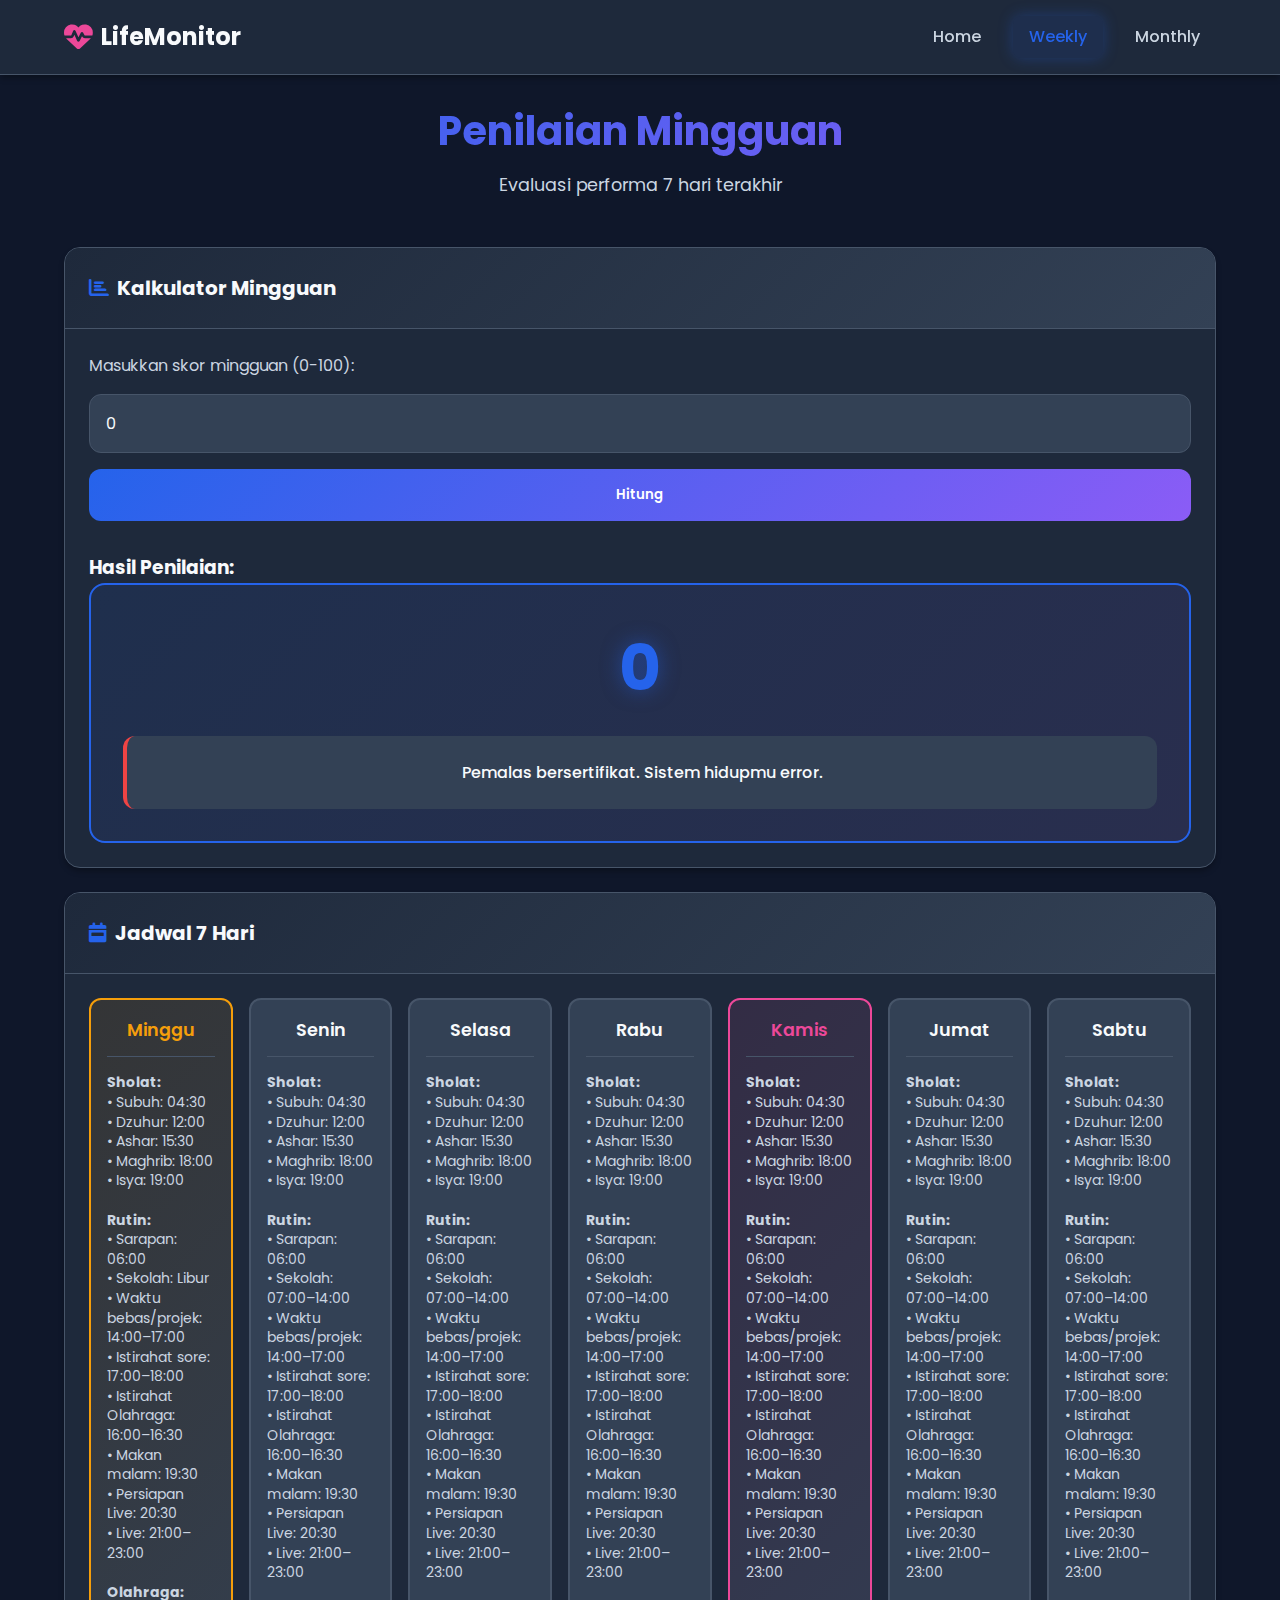
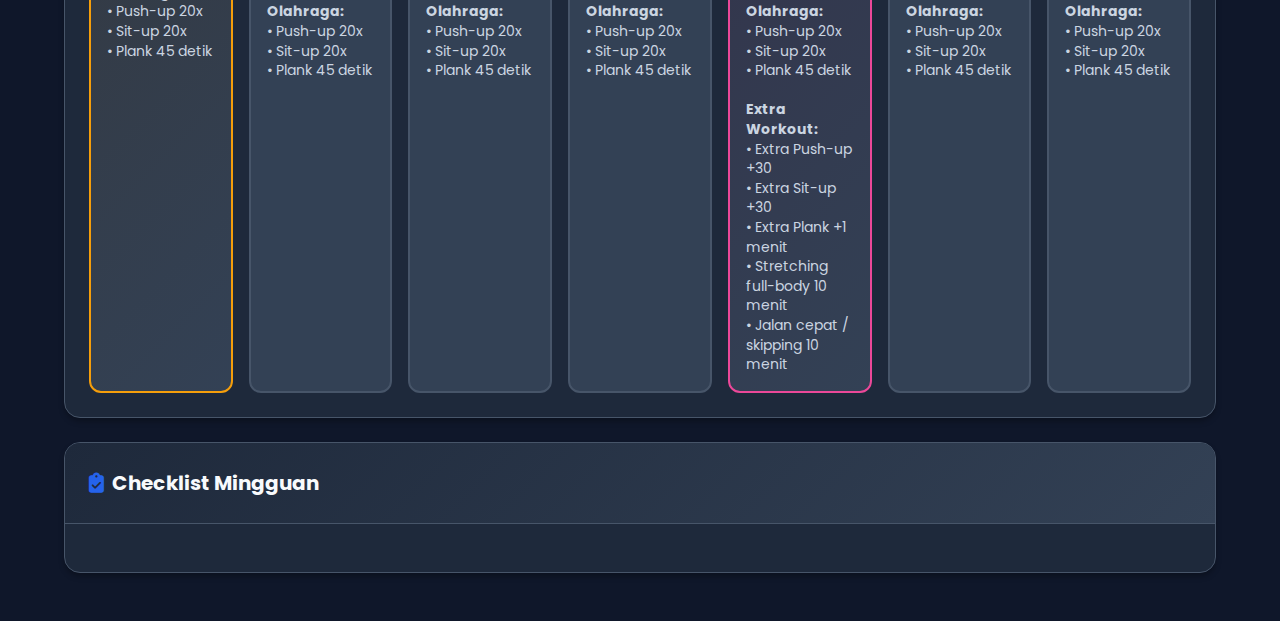
<file: weekly.html>
<!DOCTYPE html>
<html lang="id">
<head>
    <meta charset="UTF-8">
    <meta name="viewport" content="width=device-width, initial-scale=1.0">
    <title>LifeMonitor - Weekly</title>
    <link rel="stylesheet" href="style.css">
    <link href="https://fonts.googleapis.com/css2?family=Poppins:wght@300;400;500;600;700&display=swap" rel="stylesheet">
    <link rel="stylesheet" href="https://cdnjs.cloudflare.com/ajax/libs/font-awesome/6.4.0/css/all.min.css">
</head>
<body>
    <nav class="navbar">
        <div class="nav-container">
            <a href="index.html" class="logo">
                <i class="fas fa-heartbeat"></i>
                <span>LifeMonitor</span>
            </a>
            <button class="menu-toggle" id="menuToggle">
                <i class="fas fa-bars"></i>
            </button>
            <ul class="nav-menu" id="navMenu">
                <li><a href="index.html">Home</a></li>
                <li><a href="weekly.html" class="active">Weekly</a></li>
                <li><a href="monthly.html">Monthly</a></li>
            </ul>
        </div>
    </nav>

    <main class="container">
        <header class="page-header">
            <h1>Penilaian Mingguan</h1>
            <p class="subtitle">Evaluasi performa 7 hari terakhir</p>
        </header>

        <!-- Input Skor Mingguan -->
        <div class="card">
            <div class="card-header">
                <h2><i class="fas fa-chart-bar"></i> Kalkulator Mingguan</h2>
            </div>
            <div class="card-body">
                <div class="input-section">
                    <label for="weeklyScore">Masukkan skor mingguan (0-100):</label>
                    <div class="input-group">
                        <input type="number" id="weeklyScore" min="0" max="100" value="0">
                        <button class="btn-calculate" id="calculateWeekly">Hitung</button>
                    </div>
                </div>
                <div class="result-section">
                    <h3>Hasil Penilaian:</h3>
                    <div class="result-box">
                        <div class="result-score" id="weeklyResultScore">0</div>
                        <div class="result-label" id="weeklyResultLabel">
                            <span class="label-text">Pemalas bersertifikat. Sistem hidupmu error.</span>
                        </div>
                    </div>
                </div>
            </div>
        </div>

        <!-- Jadwal 7 Hari -->
        <div class="card full-width">
            <div class="card-header">
                <h2><i class="fas fa-calendar-week"></i> Jadwal 7 Hari</h2>
            </div>
            <div class="card-body">
                <div class="weekly-container">
                    <div class="days-grid" id="weeklyDays">
                        <!-- Generated by JavaScript -->
                    </div>
                </div>
            </div>
        </div>

        <!-- Checklist Mingguan -->
        <div class="card full-width">
            <div class="card-header">
                <h2><i class="fas fa-clipboard-check"></i> Checklist Mingguan</h2>
            </div>
            <div class="card-body">
                <div class="weekly-checklist" id="weeklyChecklist">
                    <!-- Generated by JavaScript -->
                </div>
            </div>
        </div>
    </main>

    <script src="script.js"></script>
</body>
</html>
</file>
<file: style.css>
/* ============================================
   VARIABLES & RESET
   ============================================ */
:root {
    /* Color Palette - Dark Mode */
    --primary: #2563eb;
    --primary-dark: #1d4ed8;
    --primary-light: #3b82f6;
    --secondary: #8b5cf6;
    --secondary-dark: #7c3aed;
    --accent: #ec4899;
    --accent-dark: #db2777;
    --success: #10b981;
    --warning: #f59e0b;
    --danger: #ef4444;
    --info: #06b6d4;
    
    /* Background Colors */
    --bg-primary: #0f172a;
    --bg-secondary: #1e293b;
    --bg-tertiary: #334155;
    --bg-card: #1e293b;
    --bg-hover: #2d3748;
    
    /* Text Colors */
    --text-primary: #f8fafc;
    --text-secondary: #cbd5e1;
    --text-muted: #94a3b8;
    --text-dark: #1e293b;
    
    /* Borders */
    --border-color: #475569;
    --border-light: #64748b;
    
    /* Shadows */
    --shadow-sm: 0 1px 2px 0 rgba(0, 0, 0, 0.3);
    --shadow-md: 0 4px 6px -1px rgba(0, 0, 0, 0.3);
    --shadow-lg: 0 10px 15px -3px rgba(0, 0, 0, 0.3);
    --shadow-xl: 0 20px 25px -5px rgba(0, 0, 0, 0.3);
    --shadow-neon: 0 0 15px rgba(37, 99, 235, 0.3);
    
    /* Border Radius */
    --radius-sm: 0.375rem;
    --radius-md: 0.5rem;
    --radius-lg: 0.75rem;
    --radius-xl: 1rem;
    --radius-full: 9999px;
    
    /* Spacing */
    --spacing-xs: 0.25rem;
    --spacing-sm: 0.5rem;
    --spacing-md: 1rem;
    --spacing-lg: 1.5rem;
    --spacing-xl: 2rem;
    --spacing-2xl: 3rem;
}

* {
    margin: 0;
    padding: 0;
    box-sizing: border-box;
}

body {
    font-family: 'Poppins', sans-serif;
    background-color: var(--bg-primary);
    color: var(--text-primary);
    line-height: 1.6;
    min-height: 100vh;
}

.container {
    width: 100%;
    max-width: 1200px;
    margin: 0 auto;
    padding: var(--spacing-lg);
}

/* ============================================
   NAVBAR
   ============================================ */
.navbar {
    background-color: var(--bg-secondary);
    border-bottom: 1px solid var(--border-color);
    position: sticky;
    top: 0;
    z-index: 1000;
    box-shadow: var(--shadow-md);
}

.nav-container {
    max-width: 1200px;
    margin: 0 auto;
    padding: var(--spacing-md) var(--spacing-lg);
    display: flex;
    justify-content: space-between;
    align-items: center;
}

.logo {
    display: flex;
    align-items: center;
    text-decoration: none;
    font-size: 1.5rem;
    font-weight: 700;
    color: var(--text-primary);
    gap: var(--spacing-sm);
}

.logo i {
    color: var(--accent);
    font-size: 1.8rem;
}

.nav-menu {
    display: flex;
    list-style: none;
    gap: var(--spacing-md);
}

.nav-menu a {
    color: var(--text-secondary);
    text-decoration: none;
    padding: var(--spacing-sm) var(--spacing-md);
    border-radius: var(--radius-md);
    font-weight: 500;
    transition: all 0.3s ease;
    display: flex;
    align-items: center;
    gap: var(--spacing-sm);
}

.nav-menu a:hover {
    color: var(--text-primary);
    background-color: var(--bg-hover);
}

.nav-menu a.active {
    color: var(--primary);
    background-color: rgba(37, 99, 235, 0.1);
    box-shadow: var(--shadow-neon);
}

.menu-toggle {
    display: none;
    background: none;
    border: none;
    color: var(--text-primary);
    font-size: 1.5rem;
    cursor: pointer;
    padding: var(--spacing-sm);
    border-radius: var(--radius-sm);
    transition: background-color 0.3s ease;
}

.menu-toggle:hover {
    background-color: var(--bg-hover);
}

/* ============================================
   PAGE HEADER
   ============================================ */
.page-header {
    margin-bottom: var(--spacing-2xl);
    text-align: center;
}

.page-header h1 {
    font-size: 2.5rem;
    margin-bottom: var(--spacing-sm);
    background: linear-gradient(135deg, var(--primary), var(--secondary));
    -webkit-background-clip: text;
    -webkit-text-fill-color: transparent;
    background-clip: text;
}

.subtitle {
    color: var(--text-secondary);
    font-size: 1.1rem;
    font-weight: 400;
}

/* ============================================
   CARDS
   ============================================ */
.card {
    background-color: var(--bg-card);
    border-radius: var(--radius-xl);
    border: 1px solid var(--border-color);
    overflow: hidden;
    margin-bottom: var(--spacing-lg);
    box-shadow: var(--shadow-md);
    transition: all 0.3s ease;
}

.card:hover {
    transform: translateY(-4px);
    box-shadow: var(--shadow-lg);
    border-color: var(--primary);
}

.card-header {
    padding: var(--spacing-lg);
    background: linear-gradient(135deg, var(--bg-secondary), var(--bg-tertiary));
    border-bottom: 1px solid var(--border-color);
}

.card-header h2 {
    font-size: 1.25rem;
    display: flex;
    align-items: center;
    gap: var(--spacing-sm);
}

.card-header h2 i {
    color: var(--primary);
}

.card-body {
    padding: var(--spacing-lg);
}

.full-width {
    width: 100%;
}

/* ============================================
   CONTENT GRID
   ============================================ */
.content-grid {
    display: grid;
    grid-template-columns: repeat(auto-fit, minmax(300px, 1fr));
    gap: var(--spacing-lg);
    margin-bottom: var(--spacing-xl);
}

/* ============================================
   CHECKLISTS
   ============================================ */
.checklist {
    display: flex;
    flex-direction: column;
    gap: var(--spacing-sm);
}

.checklist-item {
    display: flex;
    align-items: center;
    padding: var(--spacing-md);
    background-color: var(--bg-tertiary);
    border-radius: var(--radius-lg);
    transition: all 0.3s ease;
    cursor: pointer;
    border: 1px solid transparent;
}

.checklist-item:hover {
    background-color: var(--bg-hover);
    border-color: var(--border-light);
    transform: translateX(4px);
}

.checklist-item.checked {
    background-color: rgba(16, 185, 129, 0.1);
    border-color: var(--success);
}

.checklist-checkbox {
    width: 24px;
    height: 24px;
    border: 2px solid var(--border-light);
    border-radius: var(--radius-sm);
    margin-right: var(--spacing-md);
    display: flex;
    align-items: center;
    justify-content: center;
    flex-shrink: 0;
    transition: all 0.3s ease;
    position: relative;
}

.checklist-item.checked .checklist-checkbox {
    background-color: var(--success);
    border-color: var(--success);
}

.checklist-item.checked .checklist-checkbox::after {
    content: '✓';
    color: white;
    font-weight: bold;
    font-size: 0.9rem;
}

.checklist-content {
    flex-grow: 1;
}

.checklist-title {
    font-weight: 500;
    margin-bottom: var(--spacing-xs);
    color: var(--text-primary);
}

.checklist-time {
    font-size: 0.875rem;
    color: var(--text-secondary);
    display: flex;
    align-items: center;
    gap: var(--spacing-xs);
}

.checklist-time i {
    font-size: 0.75rem;
}

/* ============================================
   WATER CHECKLIST
   ============================================ */
.checklist-section {
    margin-bottom: var(--spacing-xl);
}

.checklist-section h3 {
    margin-bottom: var(--spacing-md);
    color: var(--text-secondary);
    font-size: 1.1rem;
    display: flex;
    align-items: center;
    gap: var(--spacing-sm);
}

.checklist-section h3 i {
    color: var(--primary);
}

.water-grid {
    display: grid;
    grid-template-columns: repeat(4, 1fr);
    gap: var(--spacing-md);
    margin-bottom: var(--spacing-lg);
}

@media (max-width: 768px) {
    .water-grid {
        grid-template-columns: repeat(2, 1fr);
    }
}

.water-item {
    aspect-ratio: 1;
    background-color: var(--bg-tertiary);
    border: 2px solid var(--border-color);
    border-radius: var(--radius-lg);
    display: flex;
    flex-direction: column;
    align-items: center;
    justify-content: center;
    cursor: pointer;
    transition: all 0.3s ease;
    position: relative;
    overflow: hidden;
}

.water-item:hover {
    border-color: var(--primary);
    transform: scale(1.05);
}

.water-item.checked {
    background: linear-gradient(135deg, rgba(59, 130, 246, 0.2), rgba(37, 99, 235, 0.2));
    border-color: var(--primary);
    box-shadow: var(--shadow-neon);
}

.water-item.checked::before {
    content: "✓";
    position: absolute;
    top: 8px;
    right: 8px;
    color: var(--success);
    font-weight: bold;
    font-size: 1.2rem;
}

.water-number {
    font-size: 2rem;
    font-weight: 700;
    color: var(--text-secondary);
    margin-bottom: var(--spacing-xs);
}

.water-item.checked .water-number {
    color: var(--primary);
    text-shadow: 0 0 10px rgba(37, 99, 235, 0.5);
}

.water-label {
    font-size: 0.875rem;
    color: var(--text-muted);
}

/* ============================================
   MEAL CHECKLIST
   ============================================ */
.meal-checklist {
    display: flex;
    flex-direction: column;
    gap: var(--spacing-md);
}

.meal-item {
    display: flex;
    align-items: center;
    padding: var(--spacing-md);
    background-color: var(--bg-tertiary);
    border-radius: var(--radius-lg);
    cursor: pointer;
    transition: all 0.3s ease;
    border: 1px solid transparent;
}

.meal-item:hover {
    background-color: var(--bg-hover);
    border-color: var(--border-light);
}

.meal-item.checked {
    background-color: rgba(245, 158, 11, 0.1);
    border-color: var(--warning);
}

.meal-checkbox {
    width: 20px;
    height: 20px;
    border: 2px solid var(--border-light);
    border-radius: var(--radius-sm);
    margin-right: var(--spacing-md);
    display: flex;
    align-items: center;
    justify-content: center;
    flex-shrink: 0;
    transition: all 0.3s ease;
}

.meal-item.checked .meal-checkbox {
    background-color: var(--warning);
    border-color: var(--warning);
}

.meal-item.checked .meal-checkbox::after {
    content: "✓";
    color: white;
    font-weight: bold;
    font-size: 0.8rem;
}

.meal-info {
    flex-grow: 1;
}

.meal-time {
    font-weight: 600;
    color: var(--text-primary);
    margin-bottom: var(--spacing-xs);
}

.meal-desc {
    font-size: 0.875rem;
    color: var(--text-secondary);
}

/* ============================================
   PROGRESS BAR
   ============================================ */
.progress-container {
    margin-bottom: var(--spacing-xl);
}

.progress-bar-large {
    height: 40px;
    background-color: var(--bg-tertiary);
    border-radius: var(--radius-full);
    overflow: hidden;
    margin-bottom: var(--spacing-lg);
    position: relative;
    border: 1px solid var(--border-color);
}

.progress-fill-large {
    height: 100%;
    background: linear-gradient(90deg, var(--primary), var(--secondary));
    border-radius: var(--radius-full);
    width: 0%;
    transition: width 0.8s cubic-bezier(0.34, 1.56, 0.64, 1);
    display: flex;
    align-items: center;
    justify-content: center;
    color: white;
    font-weight: 600;
    font-size: 0.9rem;
    min-width: 80px;
    position: relative;
    overflow: hidden;
}

.progress-fill-large::after {
    content: '';
    position: absolute;
    top: 0;
    left: 0;
    right: 0;
    bottom: 0;
    background: linear-gradient(90deg, 
        transparent, 
        rgba(255, 255, 255, 0.2), 
        transparent
    );
    animation: shimmer 2s infinite;
}

@keyframes shimmer {
    0% { transform: translateX(-100%); }
    100% { transform: translateX(100%); }
}

.progress-stats {
    display: flex;
    justify-content: space-between;
    align-items: center;
    margin-bottom: var(--spacing-lg);
}

.stat {
    text-align: center;
    padding: var(--spacing-md);
    background-color: var(--bg-tertiary);
    border-radius: var(--radius-lg);
    flex: 1;
    margin: 0 var(--spacing-sm);
}

.stat-label {
    display: block;
    font-size: 0.875rem;
    color: var(--text-secondary);
    margin-bottom: var(--spacing-xs);
}

.stat-value {
    font-size: 1.5rem;
    font-weight: 700;
    color: var(--text-primary);
}

.stat-value.percentage {
    color: var(--primary);
}

.progress-message {
    padding: var(--spacing-lg);
    background-color: var(--bg-tertiary);
    border-radius: var(--radius-lg);
    text-align: center;
    font-size: 1.1rem;
    border-left: 4px solid var(--warning);
    animation: pulse 2s infinite;
}

@keyframes pulse {
    0%, 100% { opacity: 1; }
    50% { opacity: 0.8; }
}

/* ============================================
   WEEKLY PAGE STYLES
   ============================================ */
.input-section {
    margin-bottom: var(--spacing-xl);
}

.input-section label {
    display: block;
    margin-bottom: var(--spacing-md);
    color: var(--text-secondary);
    font-size: 1rem;
}

.input-group {
    display: flex;
    gap: var(--spacing-md);
}

.input-group input {
    flex-grow: 1;
    padding: var(--spacing-md);
    background-color: var(--bg-tertiary);
    border: 1px solid var(--border-color);
    border-radius: var(--radius-lg);
    color: var(--text-primary);
    font-size: 1rem;
    font-family: 'Poppins', sans-serif;
    transition: all 0.3s ease;
}

.input-group input:focus {
    outline: none;
    border-color: var(--primary);
    box-shadow: var(--shadow-neon);
}

.btn-calculate {
    padding: var(--spacing-md) var(--spacing-xl);
    background: linear-gradient(135deg, var(--primary), var(--secondary));
    color: white;
    border: none;
    border-radius: var(--radius-lg);
    font-family: 'Poppins', sans-serif;
    font-weight: 600;
    cursor: pointer;
    transition: all 0.3s ease;
    display: flex;
    align-items: center;
    justify-content: center;
    gap: var(--spacing-sm);
}

.btn-calculate:hover {
    transform: translateY(-2px);
    box-shadow: var(--shadow-lg);
    background: linear-gradient(135deg, var(--primary-dark), var(--secondary-dark));
}

.result-section {
    margin-top: var(--spacing-xl);
}

.result-box {
    text-align: center;
    padding: var(--spacing-xl);
    background: linear-gradient(135deg, 
        rgba(37, 99, 235, 0.1), 
        rgba(139, 92, 246, 0.1)
    );
    border-radius: var(--radius-xl);
    border: 2px solid var(--primary);
}

.result-score {
    font-size: 4rem;
    font-weight: 700;
    color: var(--primary);
    margin-bottom: var(--spacing-md);
    text-shadow: 0 0 20px rgba(37, 99, 235, 0.5);
}

.result-label {
    padding: var(--spacing-lg);
    background-color: var(--bg-tertiary);
    border-radius: var(--radius-lg);
    border-left: 4px solid var(--danger);
    margin-top: var(--spacing-md);
}

.result-label.big {
    padding: var(--spacing-xl);
    font-size: 1.25rem;
    text-align: center;
}

.label-text {
    color: var(--text-primary);
    font-weight: 500;
    line-height: 1.6;
}

/* Weekly Grid */
.weekly-container {
    overflow-x: auto;
}

.days-grid {
    display: grid;
    grid-template-columns: repeat(7, 1fr);
    gap: var(--spacing-md);
    min-width: 1000px;
}

.day-card {
    background-color: var(--bg-tertiary);
    border-radius: var(--radius-lg);
    padding: var(--spacing-md);
    border: 2px solid var(--border-color);
    transition: all 0.3s ease;
}

.day-card.thursday {
    border-color: var(--accent);
    background: linear-gradient(135deg, 
        rgba(236, 72, 153, 0.1), 
        var(--bg-tertiary)
    );
}

.day-card.sunday {
    border-color: var(--warning);
    background: linear-gradient(135deg, 
        rgba(245, 158, 11, 0.1), 
        var(--bg-tertiary)
    );
}

.day-header {
    text-align: center;
    margin-bottom: var(--spacing-md);
    padding-bottom: var(--spacing-sm);
    border-bottom: 1px solid var(--border-color);
}

.day-name {
    font-weight: 600;
    font-size: 1.1rem;
    margin-bottom: var(--spacing-xs);
}

.day-card.thursday .day-name {
    color: var(--accent);
}

.day-card.sunday .day-name {
    color: var(--warning);
}

.day-schedule {
    font-size: 0.875rem;
    color: var(--text-secondary);
    line-height: 1.4;
}

/* ============================================
   MONTHLY PAGE STYLES
   ============================================ */
.monthly-inputs {
    margin-bottom: var(--spacing-xl);
}

.input-row {
    display: grid;
    grid-template-columns: 1fr 1fr;
    gap: var(--spacing-lg);
    margin-bottom: var(--spacing-lg);
}

@media (max-width: 768px) {
    .input-row {
        grid-template-columns: 1fr;
    }
}

.input-group {
    display: flex;
    flex-direction: column;
}

.input-group label {
    display: flex;
    align-items: center;
    gap: var(--spacing-sm);
    margin-bottom: var(--spacing-sm);
    color: var(--text-secondary);
    font-size: 0.9rem;
}

.input-group label i {
    color: var(--primary);
}

.input-group input {
    padding: var(--spacing-md);
    background-color: var(--bg-tertiary);
    border: 1px solid var(--border-color);
    border-radius: var(--radius-lg);
    color: var(--text-primary);
    font-size: 1rem;
    font-family: 'Poppins', sans-serif;
    transition: all 0.3s ease;
}

.input-group input:focus {
    outline: none;
    border-color: var(--primary);
    box-shadow: var(--shadow-neon);
}

/* Monthly Results */
.monthly-results {
    display: flex;
    flex-direction: column;
    gap: var(--spacing-2xl);
}

.result-main {
    display: grid;
    grid-template-columns: 1fr 2fr;
    gap: var(--spacing-xl);
    align-items: center;
}

@media (max-width: 768px) {
    .result-main {
        grid-template-columns: 1fr;
    }
}

.average-container {
    text-align: center;
    padding: var(--spacing-xl);
    background: linear-gradient(135deg, 
        rgba(37, 99, 235, 0.1), 
        rgba(139, 92, 246, 0.1)
    );
    border-radius: var(--radius-xl);
    border: 2px solid var(--primary);
}

.average-score {
    font-size: 5rem;
    font-weight: 700;
    color: var(--primary);
    margin: var(--spacing-md) 0;
    text-shadow: 0 0 30px rgba(37, 99, 235, 0.5);
}

.average-label {
    font-size: 0.875rem;
    color: var(--text-secondary);
}

.result-container {
    padding: var(--spacing-xl);
}

/* Stats Container */
.stats-container {
    display: grid;
    grid-template-columns: repeat(3, 1fr);
    gap: var(--spacing-lg);
}

@media (max-width: 768px) {
    .stats-container {
        grid-template-columns: 1fr;
    }
}

.stat-card {
    background-color: var(--bg-tertiary);
    border-radius: var(--radius-lg);
    padding: var(--spacing-lg);
    display: flex;
    align-items: center;
    gap: var(--spacing-md);
    border: 1px solid var(--border-color);
    transition: all 0.3s ease;
}

.stat-card:hover {
    transform: translateY(-4px);
    border-color: var(--primary);
    box-shadow: var(--shadow-md);
}

.stat-icon {
    width: 60px;
    height: 60px;
    background: linear-gradient(135deg, var(--primary), var(--secondary));
    border-radius: var(--radius-lg);
    display: flex;
    align-items: center;
    justify-content: center;
    font-size: 1.5rem;
    color: white;
    flex-shrink: 0;
}

.stat-content h3 {
    font-size: 0.9rem;
    color: var(--text-secondary);
    margin-bottom: var(--spacing-xs);
}

.stat-value {
    font-size: 1.5rem;
    font-weight: 700;
    color: var(--text-primary);
    margin-bottom: var(--spacing-xs);
}

/* Analysis Section */
.analysis-section {
    display: flex;
    gap: var(--spacing-lg);
    padding: var(--spacing-xl);
    background-color: var(--bg-tertiary);
    border-radius: var(--radius-xl);
    border-left: 4px solid var(--info);
}

.analysis-icon {
    font-size: 2rem;
    color: var(--info);
    flex-shrink: 0;
}

.analysis-content h3 {
    margin-bottom: var(--spacing-md);
    color: var(--text-primary);
}

.analysis-content p {
    color: var(--text-secondary);
    line-height: 1.6;
}

/* ============================================
   RESPONSIVE DESIGN
   ============================================ */
@media (max-width: 768px) {
    .menu-toggle {
        display: block;
    }
    
    .nav-menu {
        position: fixed;
        top: 70px;
        left: 0;
        right: 0;
        background-color: var(--bg-secondary);
        flex-direction: column;
        align-items: stretch;
        padding: var(--spacing-md);
        transform: translateY(-100%);
        opacity: 0;
        visibility: hidden;
        transition: all 0.3s ease;
        z-index: 999;
        box-shadow: var(--shadow-lg);
        border-top: 1px solid var(--border-color);
    }
    
    .nav-menu.active {
        transform: translateY(0);
        opacity: 1;
        visibility: visible;
    }
    
    .nav-menu li {
        margin: 0;
    }
    
    .nav-menu a {
        padding: var(--spacing-md);
        justify-content: center;
    }
    
    .content-grid {
        grid-template-columns: 1fr;
    }
    
    .container {
        padding: var(--spacing-md);
    }
    
    .page-header h1 {
        font-size: 2rem;
    }
    
    .input-group {
        flex-direction: column;
    }
    
    .btn-calculate {
        width: 100%;
    }
}

/* ============================================
   ANIMATIONS
   ============================================ */
@keyframes fadeIn {
    from {
        opacity: 0;
        transform: translateY(20px);
    }
    to {
        opacity: 1;
        transform: translateY(0);
    }
}

.fade-in {
    animation: fadeIn 0.5s ease forwards;
}

@keyframes slideIn {
    from {
        opacity: 0;
        transform: translateX(-20px);
    }
    to {
        opacity: 1;
        transform: translateX(0);
    }
}

.slide-in {
    animation: slideIn 0.5s ease forwards;
}

/* ============================================
   SCROLLBAR
   ============================================ */
::-webkit-scrollbar {
    width: 10px;
    height: 10px;
}

::-webkit-scrollbar-track {
    background-color: var(--bg-tertiary);
    border-radius: var(--radius-full);
}

::-webkit-scrollbar-thumb {
    background-color: var(--primary);
    border-radius: var(--radius-full);
}

::-webkit-scrollbar-thumb:hover {
    background-color: var(--primary-dark);
}
</file>
